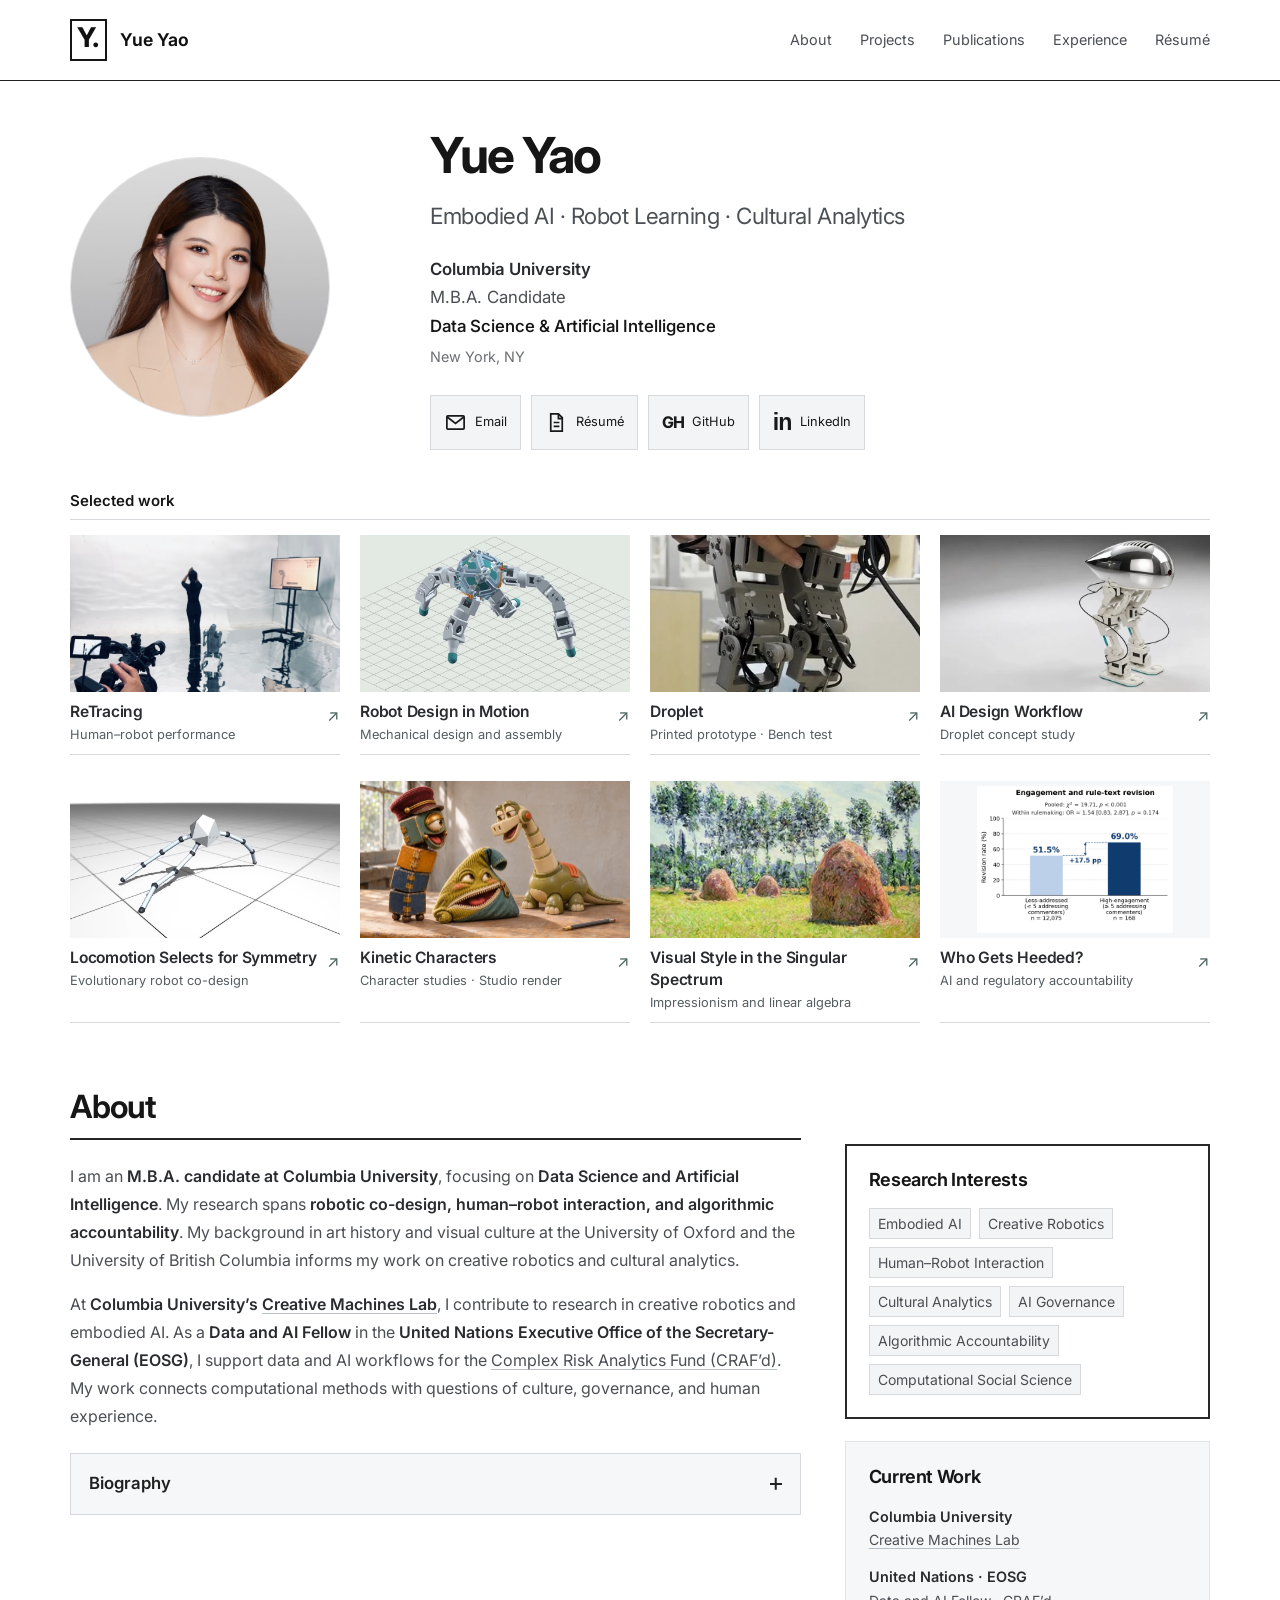
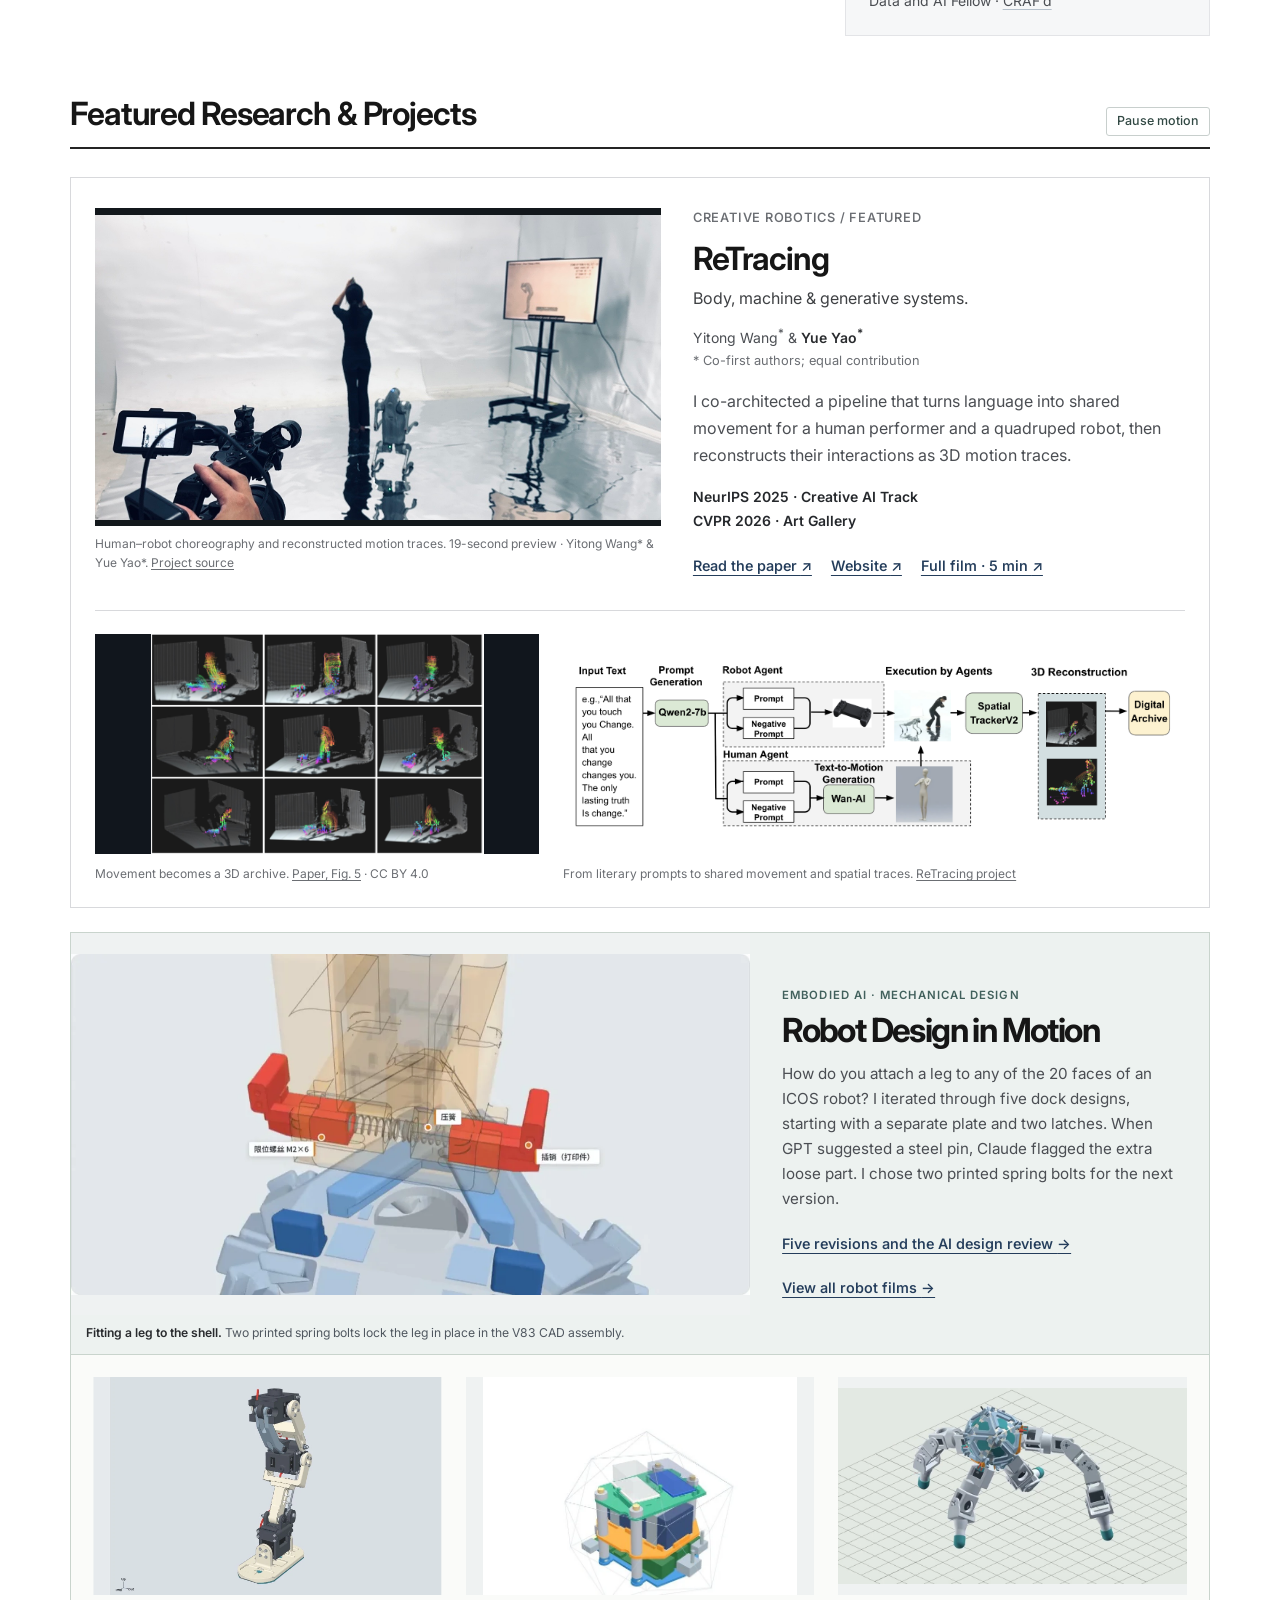
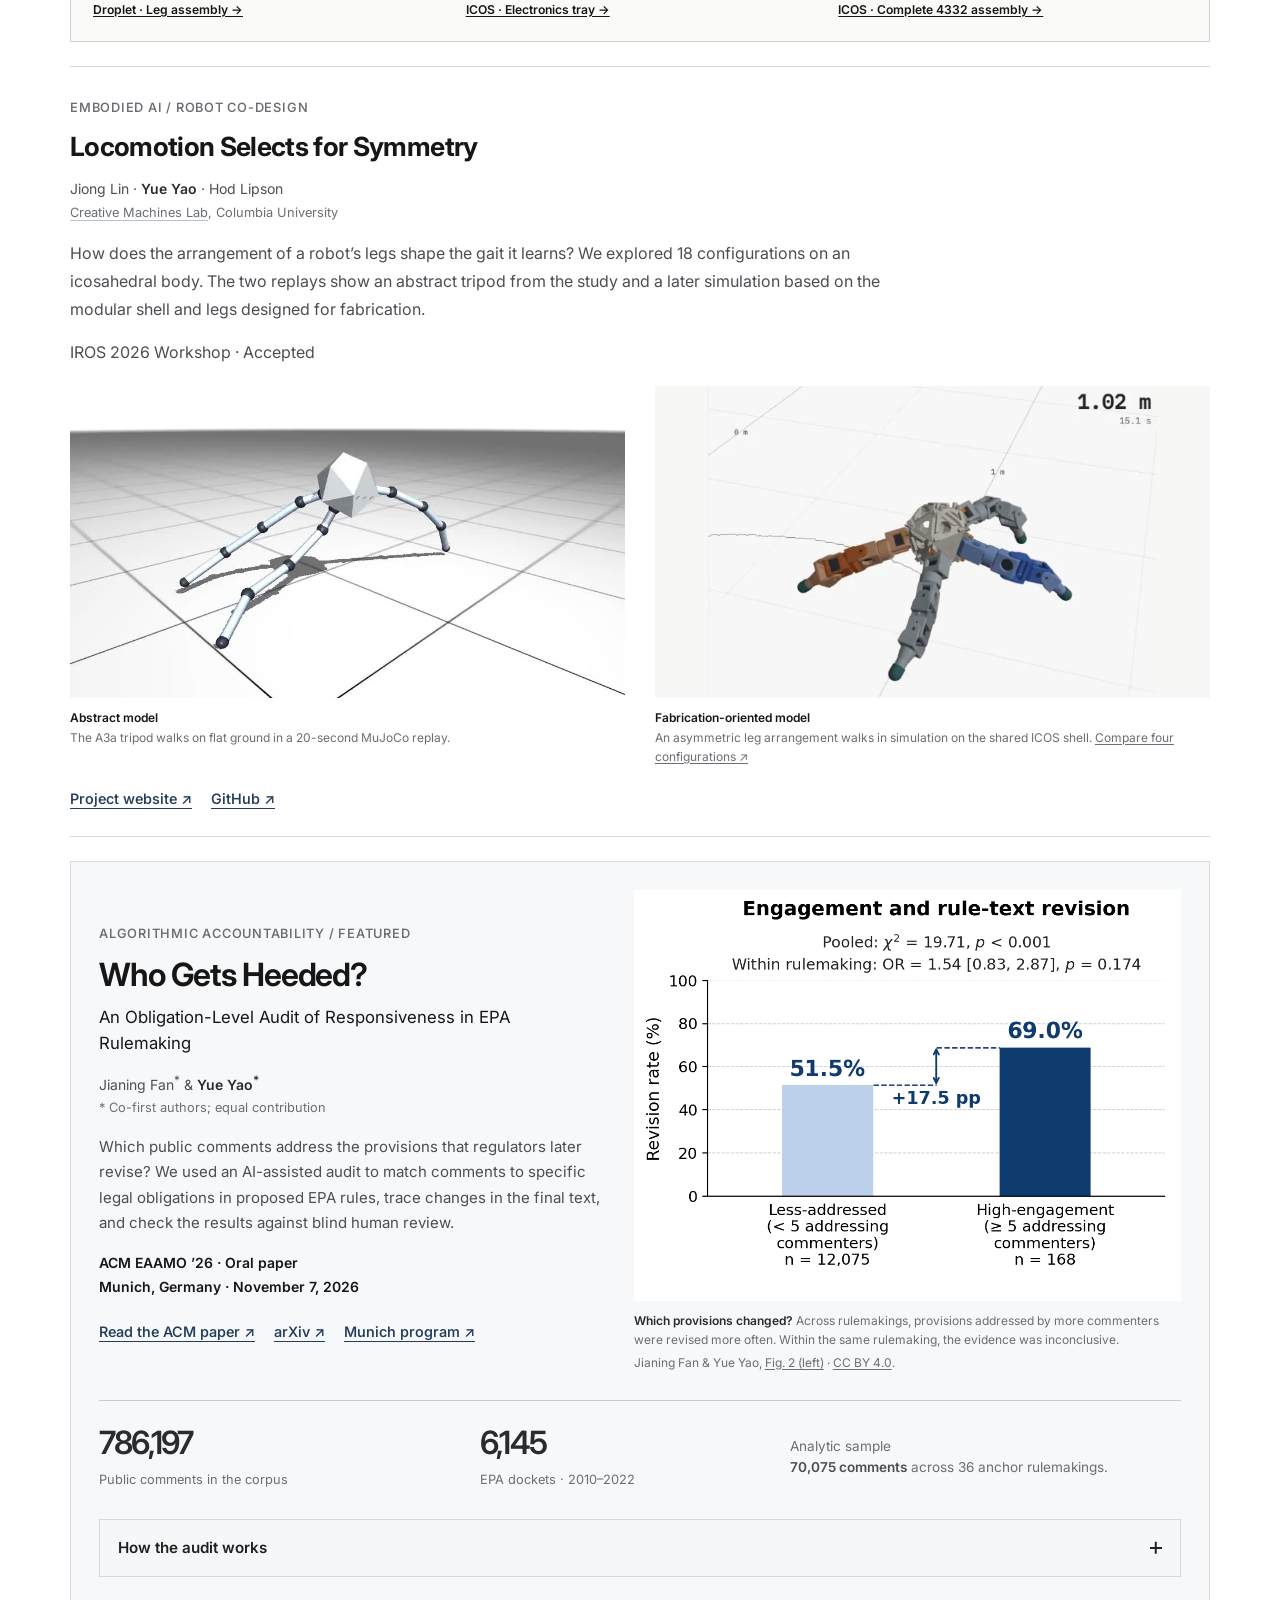
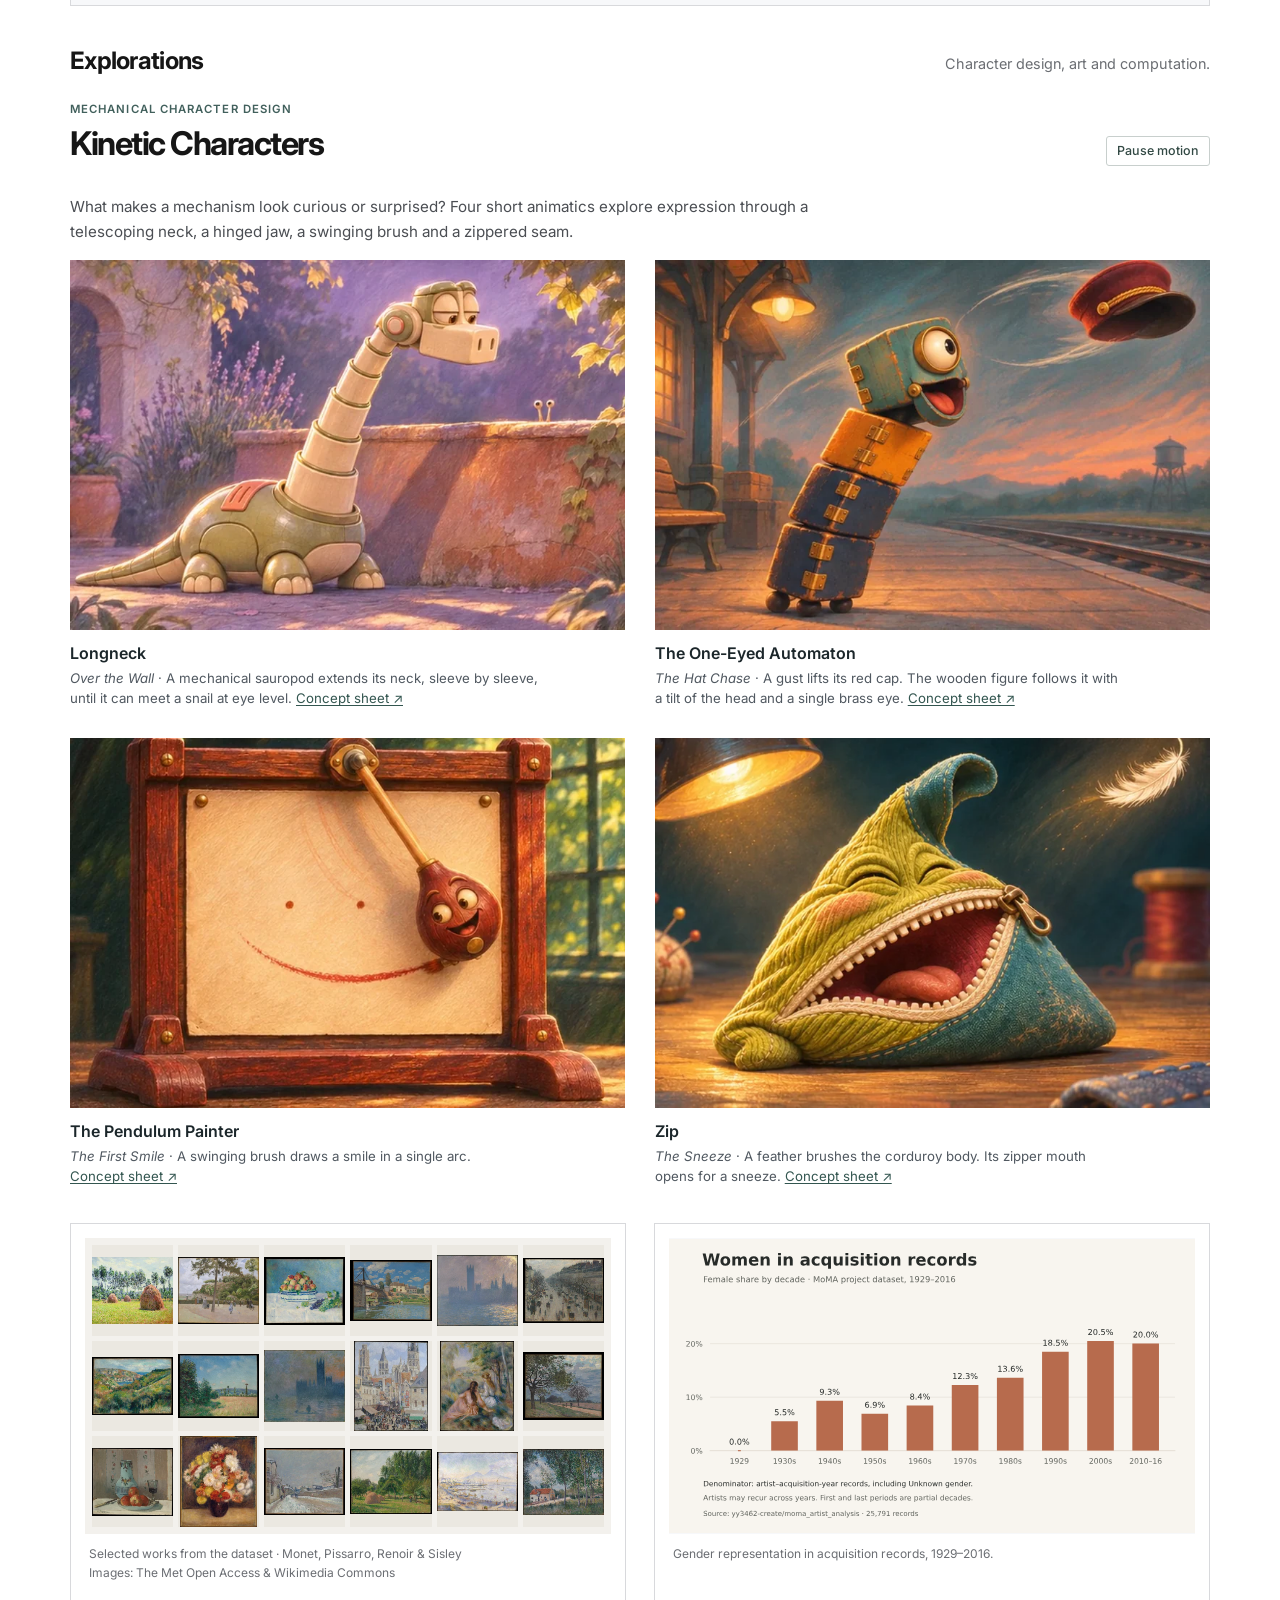
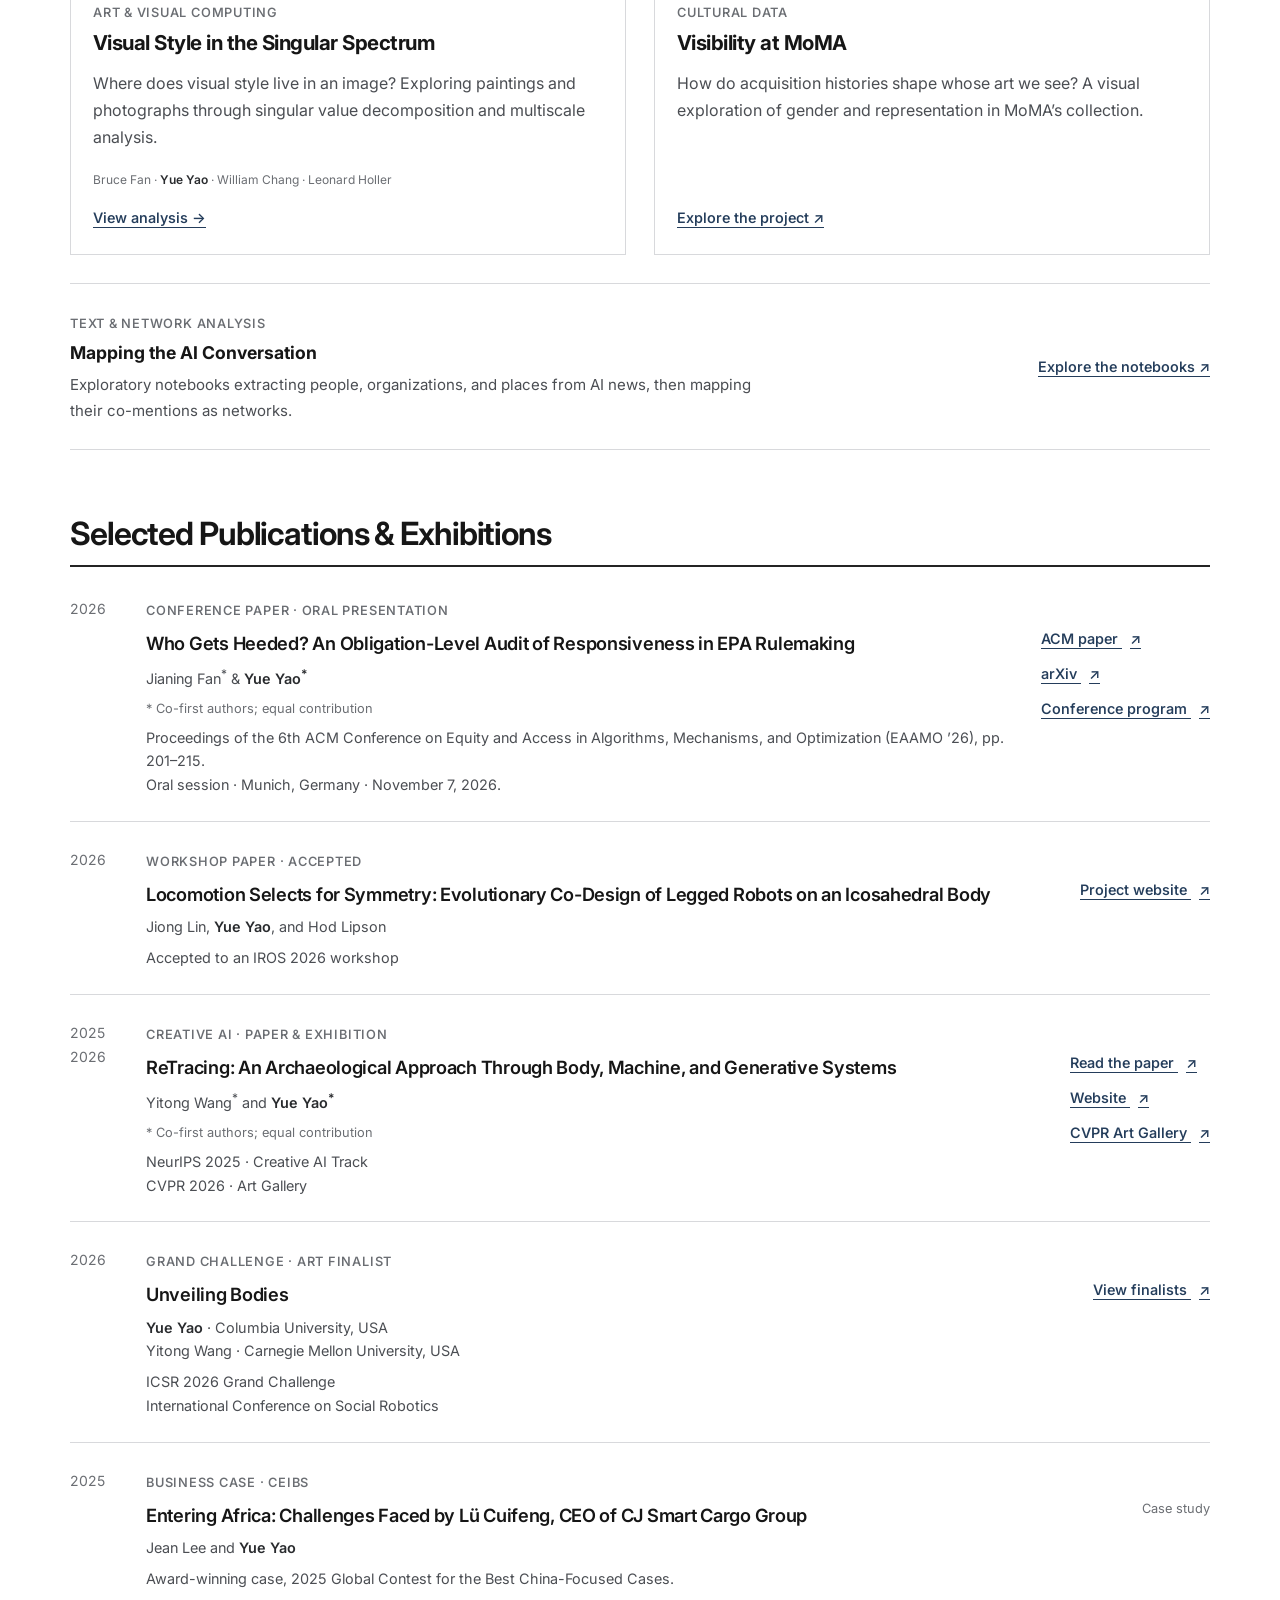
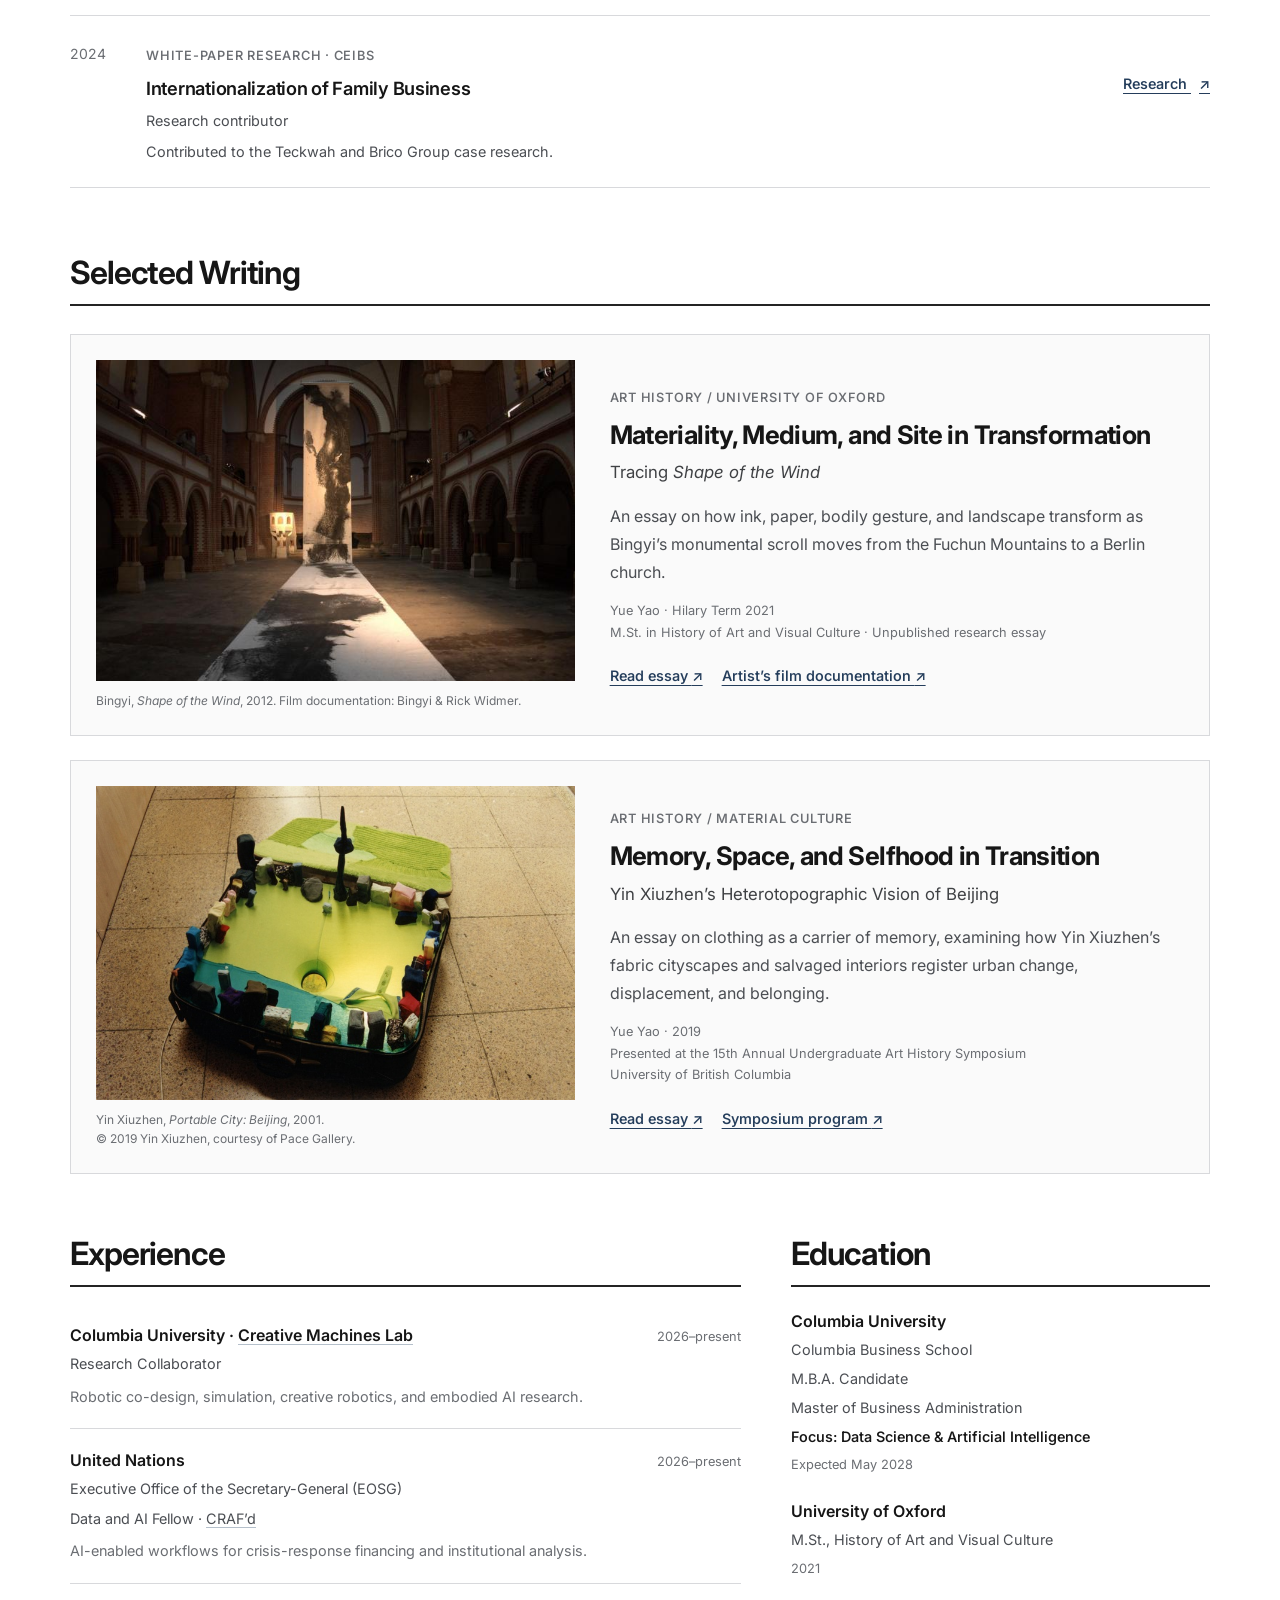
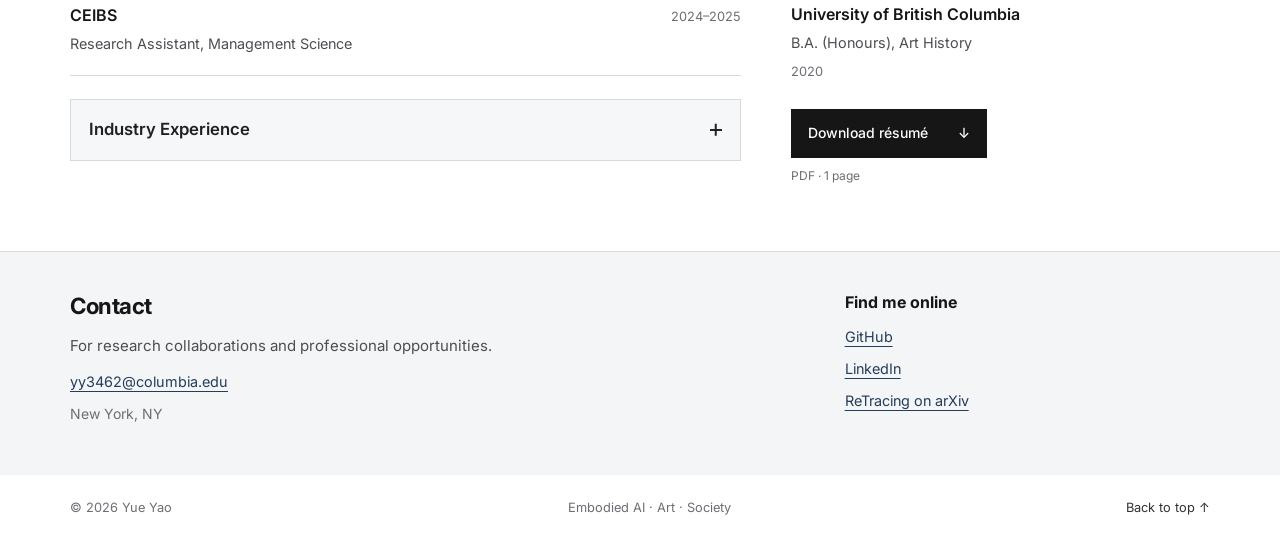
<file: index.html>
<!doctype html>
<html lang="en">
<head>
<meta charset="utf-8"><meta name="viewport" content="width=device-width, initial-scale=1"><meta name="theme-color" content="#161616">
<meta name="google-site-verification" content="4BTM-CtkQrlZN7l9pmKaqWbLC7FVrcG3P5z1i0wtG7M">
<meta name="description" content="Personal website of Yue Yao, M.B.A. candidate at Columbia University. Research in embodied AI, robot learning, and cultural analytics."><meta name="author" content="Yue Yao">
<title>Yue Yao | Columbia University</title>
<link rel="icon" type="image/svg+xml" href="data:image/svg+xml,%3Csvg xmlns='http://www.w3.org/2000/svg' viewBox='0 0 32 32'%3E%3Crect width='32' height='32' rx='7' fill='%23161616'/%3E%3Cpath d='M8 8L16 17L24 8M16 17V25' stroke='white' stroke-width='3' fill='none'/%3E%3C/svg%3E">
<link rel="canonical" href="https://yy3462-create.github.io/">
<meta property="og:type" content="profile">
<meta property="og:site_name" content="Yue Yao">
<meta property="og:title" content="Yue Yao | Columbia University">
<meta property="og:description" content="Personal website of Yue Yao, M.B.A. candidate at Columbia University. Research in embodied AI, robot learning, and cultural analytics.">
<meta property="og:url" content="https://yy3462-create.github.io/">
<meta property="og:image" content="https://yy3462-create.github.io/assets/yue-yao-portrait.jpg">
<meta property="og:image:alt" content="Portrait of Yue Yao">
<meta property="og:image:width" content="1000">
<meta property="og:image:height" content="1000">
<meta property="profile:first_name" content="Yue">
<meta property="profile:last_name" content="Yao">
<meta name="twitter:card" content="summary">
<script type="application/ld+json">
{
  "@context": "https://schema.org",
  "@type": "ProfilePage",
  "@id": "https://yy3462-create.github.io/#profile",
  "url": "https://yy3462-create.github.io/",
  "name": "Yue Yao | Columbia University",
  "inLanguage": "en",
  "mainEntity": {
    "@type": "Person",
    "@id": "https://yy3462-create.github.io/#yue-yao",
    "name": "Yue Yao",
    "url": "https://yy3462-create.github.io/",
    "description": "Yue Yao is an M.B.A. candidate at Columbia University researching embodied AI, robot learning, algorithmic accountability, and cultural analytics.",
    "image": "https://yy3462-create.github.io/assets/yue-yao-portrait.jpg",
    "affiliation": {
      "@type": "CollegeOrUniversity",
      "name": "Columbia University"
    },
    "alumniOf": [
      {
        "@type": "CollegeOrUniversity",
        "name": "University of Oxford"
      },
      {
        "@type": "CollegeOrUniversity",
        "name": "University of British Columbia"
      }
    ],
    "sameAs": [
      "https://github.com/yy3462-create",
      "https://www.linkedin.com/in/yueyaoyy/"
    ]
  }
}
</script>
<link rel="stylesheet" href="./styles.css?v=20260914-candidate">
<link rel="stylesheet" href="./epa-update.css?v=20261113">
<link rel="stylesheet" href="./studio.css?v=20261114-stills">
<link rel="stylesheet" href="./featured-robotics.css?v=20261114">
<script src="./motion.js?v=20261114-inline" defer></script>
</head>
<body>
<a class="skip-link" href="#main">Skip to content</a>
<header class="site-header"><div class="wrap header-inner"><a class="brand" href="#home" aria-label="Yue Yao, home"><span class="brand-mark" aria-hidden="true">Y.</span><span>Yue Yao</span></a><nav aria-label="Main navigation"><a href="#about">About</a><a href="#work">Projects</a><a href="#research">Publications</a><a href="#experience">Experience</a><a href="./assets/yue-yao-resume.pdf?v=20261113" target="_blank" rel="noopener">Résumé</a></nav></div></header>
<main id="main">
<section id="home" class="profile-header wrap" aria-labelledby="profile-name">
<div class="profile-portrait"><img src="./assets/yue-yao-portrait.jpg" width="1000" height="1000" alt="Portrait of Yue Yao" fetchpriority="high"></div>
<div class="profile-intro"><h1 id="profile-name">Yue Yao</h1><p class="profile-subtitle">Embodied AI · Robot Learning · Cultural Analytics</p><div class="affiliations"><p><strong>Columbia University</strong></p><p>M.B.A. Candidate</p><p class="academic-focus">Data Science &amp; Artificial Intelligence</p><p class="location">New York, NY</p></div>
<div class="social-links" aria-label="Professional links">
<a href="mailto:yy3462@columbia.edu" aria-label="Email Yue Yao" title="Email"><svg viewBox="0 0 24 24" fill="none" stroke="currentColor" stroke-width="1.8" aria-hidden="true"><rect x="3" y="5" width="18" height="14" rx="1"/><path d="m3 6 9 7 9-7"/></svg><span>Email</span></a>
<a href="./assets/yue-yao-resume.pdf?v=20261113" target="_blank" rel="noopener" aria-label="Open résumé PDF" title="Résumé"><svg viewBox="0 0 24 24" fill="none" stroke="currentColor" stroke-width="1.8" aria-hidden="true"><path d="M6 3h8l4 4v14H6zM14 3v5h4M9 12h6M9 16h6"/></svg><span>Résumé</span></a>
<a href="https://github.com/yy3462-create" target="_blank" rel="noopener noreferrer" aria-label="Yue Yao on GitHub" title="GitHub"><span class="social-glyph" aria-hidden="true">GH</span><span>GitHub</span></a>
<a href="https://www.linkedin.com/in/yueyaoyy/" target="_blank" rel="noopener noreferrer" aria-label="Yue Yao on LinkedIn" title="LinkedIn"><span class="social-glyph linkedin" aria-hidden="true">in</span><span>LinkedIn</span></a>
</div></div></section>
<section id="project-gallery" class="wrap selected-work" aria-labelledby="gallery-title">
  <div class="gallery-bar">
    <h2 class="gallery-title" id="gallery-title">Selected work</h2>
  </div>
  <nav id="work-stills" class="project-gallery" aria-label="Selected projects">
    <a href="#retracing">
      <img src="./assets/retracing.jpg" width="1555" height="839" alt="Performer and robot on the mirrored stage during the filming of ReTracing" decoding="async">
      <span class="gallery-caption"><strong>ReTracing</strong><span>Human–robot performance</span></span>
    </a>
    <a href="#robot-design">
      <img src="./assets/studio/icos-4332-cad.webp" width="960" height="540" alt="Articulated legs and exposed electronics on the modular ICOS robot in CAD" decoding="async">
      <span class="gallery-caption"><strong>Robot Design in Motion</strong><span>Mechanical design and assembly</span></span>
    </a>
    <a href="./robotics.html#droplet">
      <img src="./assets/studio/homepage-droplet-bench.webp" width="400" height="225" alt="Close view of the servos and printed legs of the supported Droplet prototype" decoding="async">
      <span class="gallery-caption"><strong>Droplet</strong><span>Printed prototype · Bench test</span></span>
    </a>
    <a href="./robotics.html#ai-cad-workflow">
      <img src="./assets/studio/homepage-droplet-concept.webp" width="800" height="450" alt="Silver domed robot concept on two articulated legs" decoding="async">
      <span class="gallery-caption"><strong>AI Design Workflow</strong><span>Droplet concept study</span></span>
    </a>
    <a href="#codesign">
      <img src="./assets/icos-locomotion-poster.jpg" width="960" height="540" alt="Three-legged abstract robot in mid-stride on a simulated floor" decoding="async">
      <span class="gallery-caption"><strong>Locomotion Selects for Symmetry</strong><span>Evolutionary robot co-design</span></span>
    </a>
    <a href="#character-studies">
      <img src="./assets/studio/kinetic-characters-workbench.webp" width="1080" height="630" alt="Rendered group portrait of the one-eyed automaton, Zip and Longneck on a wooden workbench" decoding="async">
      <span class="gallery-caption"><strong>Kinetic Characters</strong><span>Character studies · Studio render</span></span>
    </a>
    <a href="#svd">
      <img src="./assets/paintings/monet-haystacks-giverny.webp" width="320" height="262" alt="Claude Monet’s Haystacks at Giverny, a painting in the visual-style study" decoding="async">
      <span class="gallery-caption"><strong>Visual Style in the Singular Spectrum</strong><span>Impressionism and linear algebra</span></span>
    </a>
    <a href="#epa">
      <img class="work-chart" src="./assets/epa-engagement-revision.png" width="1040" height="780" alt="Study figure comparing the revision rates of EPA provisions with different levels of public engagement" decoding="async">
      <span class="gallery-caption"><strong>Who Gets Heeded?</strong><span>AI and regulatory accountability</span></span>
    </a>
  </nav>
</section>
<section id="about" class="about-layout wrap" aria-labelledby="about-heading"><div class="about-main"><h2 id="about-heading" class="ruled-heading">About</h2><p>I am an <strong>M.B.A. candidate at Columbia University</strong>, focusing on <strong>Data Science and Artificial Intelligence</strong>. My research spans <strong>robotic co-design, human–robot interaction, and algorithmic accountability</strong>. My background in art history and visual culture at the University of Oxford and the University of British Columbia informs my work on creative robotics and cultural analytics.</p><p>At <strong>Columbia University’s <a class="institution-link" href="https://www.creativemachineslab.com/" target="_blank" rel="noopener noreferrer">Creative Machines Lab</a></strong>, I contribute to research in creative robotics and embodied AI. As a <strong>Data and AI Fellow</strong> in the <strong>United Nations Executive Office of the Secretary-General (EOSG)</strong>, I support data and AI workflows for the <a class="institution-link" href="https://crafd.io/" target="_blank" rel="noopener noreferrer">Complex Risk Analytics Fund (CRAF’d)</a>. My work connects computational methods with questions of culture, governance, and human experience.</p>
<details class="biography"><summary><span>Biography</span><span class="details-indicator" aria-hidden="true"></span></summary><div class="biography-body"><p>My path began with art history: a B.A. (Honours) at the University of British Columbia, followed by an M.St. in History of Art and Visual Culture at the University of Oxford. I later worked in banking and management research before pursuing an M.B.A. at Columbia Business School.</p><p>At Shanghai Pudong Development Bank, I worked on policy frameworks and data-supported workforce planning. At CEIBS, I contributed to business cases and white-paper research on entrepreneurship and internationalization. That experience continues to inform my research on AI, institutions, and technology governance.</p></div></details></div>
<aside class="about-sidebar"><div class="interest-panel"><h3>Research Interests</h3><div class="interest-tags"><span>Embodied AI</span><span>Creative Robotics</span><span>Human–Robot Interaction</span><span>Cultural Analytics</span><span>AI Governance</span><span>Algorithmic Accountability</span><span>Computational Social Science</span></div></div><div class="current-panel"><h3>Current Work</h3><p><strong>Columbia University</strong><br><a class="institution-link" href="https://www.creativemachineslab.com/" target="_blank" rel="noopener noreferrer">Creative Machines Lab</a></p><p><strong>United Nations · EOSG</strong><br>Data and AI Fellow · <a class="institution-link" href="https://crafd.io/" target="_blank" rel="noopener noreferrer">CRAF’d</a></p></div></aside></section>
<section id="work" class="section wrap" aria-labelledby="work-heading"><div class="section-heading film-heading"><h2 id="work-heading">Featured Research &amp; Projects</h2><button type="button" class="motion-toggle" data-motion-toggle hidden>Pause motion</button></div>
<article id="retracing" class="featured-work">
<figure class="featured-figure"><video loop disablepictureinpicture disableremoteplayback muted playsinline preload="none" poster="./assets/retracing.jpg" width="1864" height="1080" aria-label="ReTracing performance preview" aria-describedby="retracing-caption"><source src="./assets/retracing-preview.mp4" type="video/mp4"><a href="./assets/retracing-preview.mp4">Watch the ReTracing preview</a></video><figcaption id="retracing-caption">Human–robot choreography and reconstructed motion traces. 19-second preview · Yitong Wang* &amp; Yue Yao*. <a href="https://ellywang66.github.io/ReTracing/" target="_blank" rel="noopener noreferrer">Project source</a></figcaption></figure>
<div class="featured-copy"><span class="project-kicker">CREATIVE ROBOTICS / FEATURED</span><h3>ReTracing</h3><p class="project-subtitle">Body, machine &amp; generative systems.</p><p class="project-authors">Yitong Wang<sup>*</sup> &amp; <strong>Yue Yao<sup>*</sup></strong><br><span>* Co-first authors; equal contribution</span></p><p>I co-architected a pipeline that turns language into shared movement for a human performer and a quadruped robot, then reconstructs their interactions as 3D motion traces.</p><p class="recognition">NeurIPS 2025 · Creative AI Track<br>CVPR 2026 · Art Gallery</p><div class="project-links"><a href="https://arxiv.org/abs/2602.11242" target="_blank" rel="noopener noreferrer">Read the paper <span aria-hidden="true">↗</span></a><a href="https://ellywang66.github.io/ReTracing/" target="_blank" rel="noopener noreferrer">Website <span aria-hidden="true">↗</span></a><a href="https://player.vimeo.com/video/1194777853" target="_blank" rel="noopener noreferrer">Full film · 5 min <span aria-hidden="true">↗</span></a></div></div>
<div class="process-gallery">
<figure><a class="figure-link" href="./assets/retracing-motion.jpg" target="_blank" rel="noopener" aria-label="Enlarge ReTracing motion reconstruction"><img src="./assets/retracing-motion.jpg" width="1500" height="991" alt="Nine views of reconstructed human and robot motion, with colored trajectories tracing their movement." loading="lazy"></a><figcaption>Movement becomes a 3D archive. <a href="https://arxiv.org/html/2602.11242v1" target="_blank" rel="noopener noreferrer">Paper, Fig. 5</a> · CC BY 4.0</figcaption></figure>
<figure><a class="figure-link" href="./assets/retracing-framework.png" target="_blank" rel="noopener" aria-label="Enlarge ReTracing language-to-motion pipeline"><img class="process-diagram" src="./assets/retracing-framework.png" width="1582" height="454" alt="Literary prompts enter a language model, guide human and robot actions, and become motion archives through spatial tracking." loading="lazy"></a><figcaption>From literary prompts to shared movement and spatial traces. <a href="https://ellywang66.github.io/ReTracing/" target="_blank" rel="noopener noreferrer">ReTracing project</a></figcaption></figure>
</div>
</article>
<article id="robot-design" class="studio-feature" aria-labelledby="robot-design-title">
  <figure>
    <video loop disablepictureinpicture disableremoteplayback muted playsinline preload="none" poster="./assets/studio/icos-spring-bolt-dock.webp" width="1280" height="642" aria-label="Two spring bolts engaging as an ICOS leg docks in the shell" aria-describedby="build-preview-caption"><source src="./assets/studio/icos-spring-bolt-dock.mp4" type="video/mp4"><a href="./assets/studio/icos-spring-bolt-dock.mp4">Watch the ICOS leg dock</a></video>
    <figcaption id="build-preview-caption"><strong>Fitting a leg to the shell.</strong> Two printed spring bolts lock the leg in place in the V83 CAD assembly.</figcaption>
  </figure>
  <div>
    <p class="studio-kicker">Embodied AI · Mechanical design</p>
    <h3 id="robot-design-title">Robot Design in Motion</h3>
    <p>How do you attach a leg to any of the 20 faces of an ICOS robot? I iterated through five dock designs, starting with a separate plate and two latches. When GPT suggested a steel pin, Claude flagged the extra loose part. I chose two printed spring bolts for the next version.</p>
    <div class="project-links"><a href="./robotics.html#design-revisions">Five revisions and the AI design review <span aria-hidden="true">→</span></a><a href="./robotics.html">View all robot films <span aria-hidden="true">→</span></a></div>
  </div>
  <div class="assembly-films" aria-label="Assembly films">
    <figure>
      <video loop disablepictureinpicture disableremoteplayback muted playsinline preload="none" poster="./assets/studio/workflow-leg.webp" width="1026" height="880" aria-label="Exploded CAD assembly sequence for a Droplet leg"><source src="./assets/studio/workflow-leg.mp4" type="video/mp4"><a href="./assets/studio/workflow-leg.mp4">Watch the leg assembly</a></video>
      <figcaption><a href="./robotics.html#droplet-leg-assembly">Droplet · Leg assembly →</a></figcaption>
    </figure>
    <figure>
      <video loop disablepictureinpicture disableremoteplayback muted playsinline preload="none" poster="./assets/studio/workflow-tray.webp" width="1026" height="776" aria-label="Assembly sequence of the ICOS electronics tray"><source src="./assets/studio/workflow-tray.mp4" type="video/mp4"><a href="./assets/studio/workflow-tray.mp4">Watch the electronics tray assembly</a></video>
      <figcaption><a href="./robotics.html#tray-caption">ICOS · Electronics tray →</a></figcaption>
    </figure>
    <figure>
      <video loop disablepictureinpicture disableremoteplayback muted playsinline preload="none" poster="./assets/studio/icos-4332-cad.webp" width="960" height="540" aria-label="Rotation of the complete 4332 ICOS CAD assembly"><source src="./assets/studio/icos-4332-cad.mp4" type="video/mp4"><a href="./assets/studio/icos-4332-cad.mp4">Watch the complete assembly</a></video>
      <figcaption><a href="./robotics.html#icos-builds">ICOS · Complete 4332 assembly →</a></figcaption>
    </figure>
  </div>
</article>
<article id="codesign" class="simulation-project" aria-labelledby="codesign-title">
  <div class="codesign-text">
    <span class="project-kicker">EMBODIED AI / ROBOT CO-DESIGN</span>
    <h3 id="codesign-title">Locomotion Selects for Symmetry</h3>
    <p class="project-authors">Jiong Lin · <strong>Yue Yao</strong> · Hod Lipson<br><span><a class="institution-link" href="https://www.creativemachineslab.com/" target="_blank" rel="noopener noreferrer">Creative Machines Lab</a>, Columbia University</span></p>
    <p>How does the arrangement of a robot’s legs shape the gait it learns? We explored 18 configurations on an icosahedral body. The two replays show an abstract tripod from the study and a later simulation based on the modular shell and legs designed for fabrication.</p>
    <p class="recognition">IROS 2026 Workshop · Accepted</p>
  </div>
  <div class="gait-comparison">
    <figure>
      <video loop disablepictureinpicture disableremoteplayback muted playsinline preload="none" poster="./assets/icos-locomotion-poster.jpg" width="960" height="540" aria-label="A3a tripod simulation replay" aria-describedby="simulation-caption"><source src="./assets/icos-locomotion.mp4" type="video/mp4"><a href="./assets/icos-locomotion.mp4">Watch the abstract tripod gait</a></video>
      <figcaption id="simulation-caption"><strong>Abstract model</strong> The A3a tripod walks on flat ground in a 20-second MuJoCo replay.</figcaption>
    </figure>
    <figure>
      <video loop disablepictureinpicture disableremoteplayback muted playsinline preload="none" poster="./assets/studio/icos-shared-shell-simulation.webp" width="800" height="450" aria-label="Asymmetric ICOS leg configuration walking in simulation" aria-describedby="shell-gait-caption"><source src="./assets/studio/icos-shared-shell-simulation.mp4" type="video/mp4"><a href="./assets/studio/icos-shared-shell-simulation.mp4">Watch the shared-shell gait</a></video>
      <figcaption id="shell-gait-caption"><strong>Fabrication-oriented model</strong> An asymmetric leg arrangement walks in simulation on the shared ICOS shell. <a href="https://yy3462-create.github.io/icos-weekly-update/four-robots/#robot3" target="_blank" rel="noopener noreferrer">Compare four configurations ↗</a></figcaption>
    </figure>
  </div>
  <div class="project-links"><a href="https://jl6017.github.io/icos-codesign/" target="_blank" rel="noopener noreferrer">Project website <span aria-hidden="true">↗</span></a><a href="https://github.com/jl6017/icos-codesign" target="_blank" rel="noopener noreferrer">GitHub <span aria-hidden="true">↗</span></a></div>
</article>
<article id="epa" class="featured-study">
<div class="study-copy"><span class="project-kicker">ALGORITHMIC ACCOUNTABILITY / FEATURED</span><h3>Who Gets Heeded?</h3><p class="project-subtitle">An Obligation-Level Audit of Responsiveness in EPA Rulemaking</p><p class="project-authors">Jianing Fan<sup>*</sup> &amp; <strong>Yue Yao<sup>*</sup></strong><br><span>* Co-first authors; equal contribution</span></p><p>Which public comments address the provisions that regulators later revise? We used an AI-assisted audit to match comments to specific legal obligations in proposed EPA rules, trace changes in the final text, and check the results against blind human review.</p><p class="recognition">ACM EAAMO ’26 · Oral paper<br>Munich, Germany · November 7, 2026</p><div class="project-links"><a href="https://dl.acm.org/doi/10.1145/3846167.3848608" target="_blank" rel="noopener noreferrer">Read the ACM paper <span aria-hidden="true">↗</span></a><a href="https://arxiv.org/abs/2608.10329" target="_blank" rel="noopener noreferrer">arXiv <span aria-hidden="true">↗</span></a><a href="https://conference2026.eaamo.org/program/paper_session/#who-gets-heeded-an-obligation-level-audit-of-responsiveness-in-epa-rulemaking" target="_blank" rel="noopener noreferrer">Munich program <span aria-hidden="true">↗</span></a></div></div>
<figure class="study-figure epa-result"><a class="figure-link" href="./assets/epa-engagement-revision.png" target="_blank" rel="noopener" aria-label="Enlarge the chart of public engagement and rule revision"><img src="./assets/epa-engagement-revision.png" width="1040" height="780" loading="lazy" alt="Across rulemakings, 69.0% of obligations addressed by five or more commenters were revised, versus 51.5% of those addressed by fewer. The within-rulemaking association was not statistically significant."></a><figcaption><strong>Which provisions changed?</strong> Across rulemakings, provisions addressed by more commenters were revised more often. Within the same rulemaking, the evidence was inconclusive. <span class="epa-credit">Jianing Fan &amp; Yue Yao, <a href="https://arxiv.org/html/2608.10329v2#S6.F2" target="_blank" rel="noopener noreferrer">Fig. 2 (left)</a> · <a href="https://creativecommons.org/licenses/by/4.0/" target="_blank" rel="noopener noreferrer">CC BY 4.0</a>.</span></figcaption></figure>
<aside class="study-stats" aria-label="EPA study corpus and analytic sample"><p><strong>786,197</strong><span>Public comments in the corpus</span></p><p><strong>6,145</strong><span>EPA dockets · 2010–2022</span></p><p class="study-methods">Analytic sample<br><b>70,075 comments</b> across 36 anchor rulemakings.</p></aside>
<details class="biography epa-methods"><summary><span>How the audit works</span><span class="details-indicator" aria-hidden="true"></span></summary><figure class="study-figure"><a class="figure-link" href="./assets/epa-workflow-v2.png" target="_blank" rel="noopener" aria-label="Enlarge the EPA audit workflow diagram"><img src="./assets/epa-workflow-v2.png" width="2200" height="1060" alt="Audit workflow: select rulemakings, extract proposed and final obligations, match comments to the obligations they address, and classify revisions. Blind human review checks extraction, matching, and outcomes." loading="lazy"></a><figcaption>From the comment archive to individual legal obligations. Select the diagram to enlarge it. <span class="epa-credit">Jianing Fan &amp; Yue Yao, <a href="https://arxiv.org/html/2608.10329v2#S1.F1" target="_blank" rel="noopener noreferrer">Fig. 1</a> · <a href="https://creativecommons.org/licenses/by/4.0/" target="_blank" rel="noopener noreferrer">CC BY 4.0</a>.</span></figcaption></figure></details>
</article>
<div class="explorations-heading"><h3>Explorations</h3><p>Character design, art and computation.</p></div>
<article id="character-studies" class="studio-project kinetic-project" aria-labelledby="character-studies-title">
  <p class="studio-kicker">Mechanical character design</p>
  <div class="character-heading"><h3 id="character-studies-title" class="studio-title">Kinetic Characters</h3><button type="button" class="motion-toggle" data-motion-toggle hidden>Pause motion</button></div>
  <p>What makes a mechanism look curious or surprised? Four short animatics explore expression through a telescoping neck, a hinged jaw, a swinging brush and a zippered seam.</p>
  <div class="character-films">
    <figure>
      <video muted playsinline loop disablepictureinpicture disableremoteplayback preload="none" width="768" height="512" poster="./assets/studio/character-longneck.webp" aria-label="Longneck in Over the Wall" aria-describedby="caption-longneck"><source src="./assets/studio/character-longneck.mp4" type="video/mp4"><a href="./assets/studio/character-longneck.mp4">Watch Over the Wall</a></video>
      <figcaption id="caption-longneck"><strong>Longneck</strong><em>Over the Wall</em> · A mechanical sauropod extends its neck, sleeve by sleeve, until it can meet a snail at eye level. <a href="./assets/studio/character-longneck-sheet.webp" target="_blank" rel="noopener" aria-label="Open the concept sheet for Longneck">Concept sheet ↗</a></figcaption>
    </figure>
    <figure>
      <video muted playsinline loop disablepictureinpicture disableremoteplayback preload="none" width="768" height="512" poster="./assets/studio/character-hat-chase.webp" aria-label="The One-Eyed Automaton in The Hat Chase" aria-describedby="caption-hat-chase"><source src="./assets/studio/character-hat-chase.mp4" type="video/mp4"><a href="./assets/studio/character-hat-chase.mp4">Watch The Hat Chase</a></video>
      <figcaption id="caption-hat-chase"><strong>The One-Eyed Automaton</strong><em>The Hat Chase</em> · A gust lifts its red cap. The wooden figure follows it with a tilt of the head and a single brass eye. <a href="./assets/studio/character-wooden-block.webp" target="_blank" rel="noopener" aria-label="Open the concept sheet for The One-Eyed Automaton">Concept sheet ↗</a></figcaption>
    </figure>
    <figure>
      <video muted playsinline loop disablepictureinpicture disableremoteplayback preload="none" width="768" height="512" poster="./assets/studio/character-first-smile.webp" aria-label="The Pendulum Painter in The First Smile" aria-describedby="caption-first-smile"><source src="./assets/studio/character-first-smile.mp4" type="video/mp4"><a href="./assets/studio/character-first-smile.mp4">Watch The First Smile</a></video>
      <figcaption id="caption-first-smile"><strong>The Pendulum Painter</strong><em>The First Smile</em> · A swinging brush draws a smile in a single arc. <a href="./assets/studio/character-pendulum-painter.webp" target="_blank" rel="noopener" aria-label="Open the concept sheet for The Pendulum Painter">Concept sheet ↗</a></figcaption>
    </figure>
    <figure>
      <video muted playsinline loop disablepictureinpicture disableremoteplayback preload="none" width="768" height="512" poster="./assets/studio/character-zip.webp" aria-label="Zip in The Sneeze" aria-describedby="caption-zip"><source src="./assets/studio/character-zip.mp4" type="video/mp4"><a href="./assets/studio/character-zip.mp4">Watch The Sneeze</a></video>
      <figcaption id="caption-zip"><strong>Zip</strong><em>The Sneeze</em> · A feather brushes the corduroy body. Its zipper mouth opens for a sneeze. <a href="./assets/studio/character-zipper-pouch.webp" target="_blank" rel="noopener" aria-label="Open the concept sheet for Zip">Concept sheet ↗</a></figcaption>
    </figure>
  </div>
</article>
<div class="exploration-grid">
<article id="svd" class="exploration-card">
<figure class="painting-study"><div class="painting-grid" aria-label="Selected Impressionist paintings from the project dataset">
<a href="https://commons.wikimedia.org/wiki/File:Claude_Monet,_1884_-_Haystacks_at_Giverny.jpg" target="_blank" rel="noopener noreferrer" title="Claude Monet — Haystacks at Giverny"><img src="./assets/paintings/monet-haystacks-giverny.webp" width="320" height="262" alt="Claude Monet — Haystacks at Giverny" loading="lazy" decoding="async"></a>
<a href="https://www.metmuseum.org/art/collection/search/437301" target="_blank" rel="noopener noreferrer" title="Camille Pissarro — The Public Garden at Pontoise"><img src="./assets/paintings/pissarro-437301.webp" width="320" height="267" alt="Camille Pissarro — The Public Garden at Pontoise" loading="lazy" decoding="async"></a>
<a href="https://www.metmuseum.org/art/collection/search/437428" target="_blank" rel="noopener noreferrer" title="Auguste Renoir — Still Life with Peaches and Grapes"><img src="./assets/paintings/renoir-437428.webp" width="320" height="268" alt="Auguste Renoir — Still Life with Peaches and Grapes" loading="lazy" decoding="async"></a>
<a href="https://www.metmuseum.org/art/collection/search/437680" target="_blank" rel="noopener noreferrer" title="Alfred Sisley — The Bridge at Villeneuve-la-Garenne"><img src="./assets/paintings/sisley-437680.webp" width="320" height="240" alt="Alfred Sisley — The Bridge at Villeneuve-la-Garenne" loading="lazy" decoding="async"></a>
<a href="https://commons.wikimedia.org/wiki/File:Claude_Monet_-_Houses_of_Parliament,_Sunlight_Effect_(Le_Parlement,_effet_de_soleil)_-_Google_Art_Project.jpg" target="_blank" rel="noopener noreferrer" title="Claude Monet — Houses of Parliament, Sunlight Effect (Le Parlement, effet de soleil)"><img src="./assets/paintings/monet-parliament-sunlight.webp" width="320" height="282" alt="Claude Monet — Houses of Parliament, Sunlight Effect (Le Parlement, effet de soleil)" loading="lazy" decoding="async"></a>
<a href="https://www.metmuseum.org/art/collection/search/437310" target="_blank" rel="noopener noreferrer" title="Camille Pissarro — The Boulevard Montmartre on a Winter Morning"><img src="./assets/paintings/pissarro-437310.webp" width="320" height="258" alt="Camille Pissarro — The Boulevard Montmartre on a Winter Morning" loading="lazy" decoding="async"></a>
<a href="https://www.metmuseum.org/art/collection/search/437431" target="_blank" rel="noopener noreferrer" title="Auguste Renoir — Hills around the Bay of Moulin Huet, Guernsey"><img src="./assets/paintings/renoir-437431.webp" width="320" height="230" alt="Auguste Renoir — Hills around the Bay of Moulin Huet, Guernsey" loading="lazy" decoding="async"></a>
<a href="https://www.metmuseum.org/art/collection/search/437683" target="_blank" rel="noopener noreferrer" title="Alfred Sisley — Sahurs Meadows in Morning Sun"><img src="./assets/paintings/sisley-437683.webp" width="320" height="255" alt="Alfred Sisley — Sahurs Meadows in Morning Sun" loading="lazy" decoding="async"></a>
<a href="https://commons.wikimedia.org/wiki/File:The_Houses_of_Parliament_(Effect_of_Fog).JPG" target="_blank" rel="noopener noreferrer" title="Claude Monet — The Houses of Parliament (Effect of Fog)"><img src="./assets/paintings/monet-parliament-fog.webp" width="320" height="283" alt="Claude Monet — The Houses of Parliament (Effect of Fog)" loading="lazy" decoding="async"></a>
<a href="https://www.metmuseum.org/art/collection/search/437311" target="_blank" rel="noopener noreferrer" title="Camille Pissarro — Rue de l&#x27;Epicerie, Rouen (Effect of Sunlight)"><img src="./assets/paintings/pissarro-437311.webp" width="259" height="320" alt="Camille Pissarro — Rue de l&#x27;Epicerie, Rouen (Effect of Sunlight)" loading="lazy" decoding="async"></a>
<a href="https://www.metmuseum.org/art/collection/search/437434" target="_blank" rel="noopener noreferrer" title="Auguste Renoir — In the Meadow"><img src="./assets/paintings/renoir-437434.webp" width="261" height="320" alt="Auguste Renoir — In the Meadow" loading="lazy" decoding="async"></a>
<a href="https://www.metmuseum.org/art/collection/search/437685" target="_blank" rel="noopener noreferrer" title="Alfred Sisley — The Road from Versailles to Louveciennes"><img src="./assets/paintings/sisley-437685.webp" width="320" height="266" alt="Alfred Sisley — The Road from Versailles to Louveciennes" loading="lazy" decoding="async"></a>
<a href="https://www.metmuseum.org/art/collection/search/437317" target="_blank" rel="noopener noreferrer" title="Camille Pissarro — Still Life with Apples and Pitcher"><img src="./assets/paintings/pissarro-437317.webp" width="320" height="268" alt="Camille Pissarro — Still Life with Apples and Pitcher" loading="lazy" decoding="async"></a>
<a href="https://www.metmuseum.org/art/collection/search/438012" target="_blank" rel="noopener noreferrer" title="Auguste Renoir — Bouquet of Chrysanthemums"><img src="./assets/paintings/renoir-438012.webp" width="271" height="320" alt="Auguste Renoir — Bouquet of Chrysanthemums" loading="lazy" decoding="async"></a>
<a href="https://www.metmuseum.org/art/collection/search/437686" target="_blank" rel="noopener noreferrer" title="Alfred Sisley — Rue Eugène Moussoir at Moret: Winter"><img src="./assets/paintings/sisley-437686.webp" width="320" height="265" alt="Alfred Sisley — Rue Eugène Moussoir at Moret: Winter" loading="lazy" decoding="async"></a>
<a href="https://www.metmuseum.org/art/collection/search/438738" target="_blank" rel="noopener noreferrer" title="Camille Pissarro — Haystacks, Morning, Eragny"><img src="./assets/paintings/pissarro-438738.webp" width="320" height="256" alt="Camille Pissarro — Haystacks, Morning, Eragny" loading="lazy" decoding="async"></a>
<a href="https://www.metmuseum.org/art/collection/search/437427" target="_blank" rel="noopener noreferrer" title="Auguste Renoir — The Bay of Naples"><img src="./assets/paintings/renoir-437427.webp" width="320" height="233" alt="Auguste Renoir — The Bay of Naples" loading="lazy" decoding="async"></a>
<a href="https://www.metmuseum.org/art/collection/search/437684" target="_blank" rel="noopener noreferrer" title="Alfred Sisley — The Road from Moret to Saint-Mammès"><img src="./assets/paintings/sisley-437684.webp" width="320" height="261" alt="Alfred Sisley — The Road from Moret to Saint-Mammès" loading="lazy" decoding="async"></a>
</div><figcaption>Selected works from the dataset · Monet, Pissarro, Renoir &amp; Sisley<br>Images: The Met Open Access &amp; Wikimedia Commons</figcaption></figure>
<div class="exploration-copy"><span class="project-kicker">ART &amp; VISUAL COMPUTING</span><h3>Visual Style in the Singular Spectrum</h3><p>Where does visual style live in an image? Exploring paintings and photographs through singular value decomposition and multiscale analysis.</p><p class="team-credit">Bruce Fan · <strong>Yue Yao</strong> · William Chang · Leonard Holler</p><a class="text-link" href="./svd.html">View analysis <span aria-hidden="true">→</span></a></div>
</article>
<article id="moma" class="exploration-card">
<figure><a class="figure-link" href="./assets/moma-acquisition-records.svg" target="_blank" rel="noopener" aria-label="Enlarge the MoMA acquisition-record chart"><img class="exploration-image" src="./assets/moma-acquisition-records.svg" width="1000" height="560" alt="Female share of MoMA artist–acquisition-year records by decade, 1929–2016, including Unknown gender in the denominator." loading="lazy"></a><figcaption>Gender representation in acquisition records, 1929–2016.</figcaption></figure>
<div class="exploration-copy"><span class="project-kicker">CULTURAL DATA</span><h3>Visibility at MoMA</h3><p>How do acquisition histories shape whose art we see? A visual exploration of gender and representation in MoMA’s collection.</p><a class="text-link" href="https://github.com/yy3462-create/moma_artist_analysis" target="_blank" rel="noopener noreferrer">Explore the project <span aria-hidden="true">↗</span></a></div>
</article>
</div>


<article class="additional-project"><div><span class="project-kicker">TEXT &amp; NETWORK ANALYSIS</span><h3>Mapping the AI Conversation</h3><p>Exploratory notebooks extracting people, organizations, and places from AI news, then mapping their co-mentions as networks.</p></div><a class="text-link" href="https://github.com/yy3462-create/textual_analysis_project" target="_blank" rel="noopener noreferrer">Explore the notebooks <span aria-hidden="true">↗</span></a></article>
</section>
<section id="research" class="research-section" aria-labelledby="research-heading"><div class="wrap section"><div class="section-heading"><div><h2 id="research-heading">Selected Publications &amp; Exhibitions</h2></div></div><div class="publications">
<article class="publication"><span class="publication-year">2026</span><div class="publication-info"><span class="project-kicker">CONFERENCE PAPER · ORAL PRESENTATION</span><h3>Who Gets Heeded? An Obligation-Level Audit of Responsiveness in EPA Rulemaking</h3><p>Jianing Fan<sup>*</sup> &amp; <strong>Yue Yao<sup>*</sup></strong></p><p class="contribution-note">* Co-first authors; equal contribution</p><p>Proceedings of the 6th ACM Conference on Equity and Access in Algorithms, Mechanisms, and Optimization (EAAMO ’26), pp. 201–215.<br>Oral session · Munich, Germany · November 7, 2026.</p></div><div class="publication-links"><a class="paper-link" href="https://dl.acm.org/doi/10.1145/3846167.3848608" target="_blank" rel="noopener noreferrer">ACM paper <span aria-hidden="true">↗</span></a><a class="paper-link" href="https://arxiv.org/abs/2608.10329" target="_blank" rel="noopener noreferrer">arXiv <span aria-hidden="true">↗</span></a><a class="paper-link" href="https://conference2026.eaamo.org/program/paper_session/#who-gets-heeded-an-obligation-level-audit-of-responsiveness-in-epa-rulemaking" target="_blank" rel="noopener noreferrer">Conference program <span aria-hidden="true">↗</span></a></div></article>
<article class="publication"><span class="publication-year">2026</span><div class="publication-info"><span class="project-kicker">WORKSHOP PAPER · ACCEPTED</span><h3>Locomotion Selects for Symmetry: Evolutionary Co-Design of Legged Robots on an Icosahedral Body</h3><p>Jiong Lin, <strong>Yue Yao</strong>, and Hod Lipson</p><p>Accepted to an IROS 2026 workshop</p></div><a class="paper-link" href="https://jl6017.github.io/icos-codesign/" target="_blank" rel="noopener noreferrer">Project website <span aria-hidden="true">↗</span></a></article>
<article class="publication"><span class="publication-year">2025<br>2026</span><div class="publication-info"><span class="project-kicker">CREATIVE AI · PAPER &amp; EXHIBITION</span><h3>ReTracing: An Archaeological Approach Through Body, Machine, and Generative Systems</h3><p>Yitong Wang<sup>*</sup> and <strong>Yue Yao<sup>*</sup></strong></p><p class="contribution-note">* Co-first authors; equal contribution</p><p>NeurIPS 2025 · Creative AI Track<br>CVPR 2026 · Art Gallery</p></div><div class="publication-links"><a class="paper-link" href="https://arxiv.org/abs/2602.11242" target="_blank" rel="noopener noreferrer">Read the paper <span aria-hidden="true">↗</span></a><a class="paper-link" href="https://ellywang66.github.io/ReTracing/" target="_blank" rel="noopener noreferrer" aria-label="Visit the ReTracing project website">Website <span aria-hidden="true">↗</span></a><a class="paper-link" href="https://www.thecvf-art.com/project.php?year=2026&amp;artist=yue-yao&amp;id=1027" target="_blank" rel="noopener noreferrer">CVPR Art Gallery <span aria-hidden="true">↗</span></a></div></article>
<article class="publication"><span class="publication-year">2026</span><div class="publication-info"><span class="project-kicker">GRAND CHALLENGE · ART FINALIST</span><h3>Unveiling Bodies</h3><p><strong>Yue Yao</strong> · Columbia University, USA<br>Yitong Wang · Carnegie Mellon University, USA</p><p>ICSR 2026 Grand Challenge<br>International Conference on Social Robotics</p></div><a class="paper-link" href="https://icsr2026.uk/competition-finalists/" target="_blank" rel="noopener noreferrer">View finalists <span aria-hidden="true">↗</span></a></article>
<article class="publication"><span class="publication-year">2025</span><div class="publication-info"><span class="project-kicker">BUSINESS CASE · CEIBS</span><h3>Entering Africa: Challenges Faced by Lü Cuifeng, CEO of CJ Smart Cargo Group</h3><p>Jean Lee and <strong>Yue Yao</strong></p><p>Award-winning case, 2025 Global Contest for the Best China-Focused Cases.</p></div><span class="publication-type">Case study</span></article>
<article class="publication"><span class="publication-year">2024</span><div class="publication-info"><span class="project-kicker">WHITE-PAPER RESEARCH · CEIBS</span><h3>Internationalization of Family Business</h3><p>Research contributor</p><p>Contributed to the Teckwah and Brico Group case research.</p></div><a class="paper-link" href="https://www.ceibs.edu/research-centres/cfh" target="_blank" rel="noopener noreferrer">Research <span aria-hidden="true">↗</span></a></article>
</div></div></section>
<section id="writing" class="writing-section wrap" aria-labelledby="writing-heading"><div class="section-heading"><h2 id="writing-heading">Selected Writing</h2></div><article class="writing-feature"><figure><img src="./assets/oxford-shape-of-wind.jpg" width="668" height="447" alt="Bingyi’s monumental ink scroll displayed in a Berlin church, the artwork examined in Yue Yao’s Oxford essay." loading="lazy"><figcaption>Bingyi, <i>Shape of the Wind</i>, 2012. Film documentation: Bingyi &amp; Rick Widmer.</figcaption></figure><div><span class="project-kicker">ART HISTORY / UNIVERSITY OF OXFORD</span><h3>Materiality, Medium, and Site in Transformation</h3><p class="project-subtitle">Tracing <i>Shape of the Wind</i></p><p>An essay on how ink, paper, bodily gesture, and landscape transform as Bingyi’s monumental scroll moves from the Fuchun Mountains to a Berlin church.</p><p class="writing-meta">Yue Yao · Hilary Term 2021<br>M.St. in History of Art and Visual Culture · Unpublished research essay</p><div class="project-links"><a href="./assets/yue-yao-oxford-writing.pdf" target="_blank" rel="noopener">Read essay <span aria-hidden="true">↗</span></a><a href="https://www.inkstudio.com.cn/video/20-bingyi-shape-of-the-wind/" target="_blank" rel="noopener noreferrer">Artist’s film documentation <span aria-hidden="true">↗</span></a></div></div></article>
<article id="ubc-writing" class="writing-feature">
<figure><a class="figure-link" href="./assets/yin-xiuzhen-portable-beijing.jpg" target="_blank" rel="noopener" aria-label="Enlarge Yin Xiuzhen’s Portable City: Beijing"><img src="./assets/yin-xiuzhen-portable-beijing.jpg" width="800" height="525" alt="Yin Xiuzhen’s Portable City: Beijing: miniature buildings made from clothing arranged inside an open suitcase." loading="lazy"></a><figcaption>Yin Xiuzhen, <i>Portable City: Beijing</i>, 2001.<br>© 2019 Yin Xiuzhen, courtesy of Pace Gallery.</figcaption></figure>
<div><span class="project-kicker">ART HISTORY / MATERIAL CULTURE</span><h3>Memory, Space, and Selfhood in Transition</h3><p class="project-subtitle">Yin Xiuzhen’s Heterotopographic Vision of Beijing</p><p>An essay on clothing as a carrier of memory, examining how Yin Xiuzhen’s fabric cityscapes and salvaged interiors register urban change, displacement, and belonging.</p><p class="writing-meta">Yue Yao · 2019<br>Presented at the 15th Annual Undergraduate Art History Symposium<br>University of British Columbia</p><div class="project-links"><a href="./assets/yue-yao-ubc-symposium-2019.pdf" target="_blank" rel="noopener">Read essay <span aria-hidden="true">↗</span></a><a href="https://ahva.ubc.ca/events/event/15th-annual-undergraduate-art-history-symposium/" target="_blank" rel="noopener noreferrer">Symposium program <span aria-hidden="true">↗</span></a></div></div>
</article>
</section>
<section id="experience" class="career-section wrap" aria-labelledby="experience-heading"><div class="career-main"><h2 class="ruled-heading" id="experience-heading">Experience</h2><div class="experience-list">
<div class="experience"><div><h4>Columbia University · <a class="institution-link" href="https://www.creativemachineslab.com/" target="_blank" rel="noopener noreferrer">Creative Machines Lab</a></h4><p>Research Collaborator</p><p class="experience-description">Robotic co-design, simulation, creative robotics, and embodied AI research.</p></div><span class="experience-date">2026–present</span></div>
<div class="experience"><div><h4>United Nations</h4><p>Executive Office of the Secretary-General (EOSG)</p><p>Data and AI Fellow · <a class="institution-link" href="https://crafd.io/" target="_blank" rel="noopener noreferrer">CRAF’d</a></p><p class="experience-description">AI-enabled workflows for crisis-response financing and institutional analysis.</p></div><span class="experience-date">2026–present</span></div>
<div class="experience"><div><h4>CEIBS</h4><p>Research Assistant, Management Science</p></div><span class="experience-date">2024–2025</span></div>
</div><details class="biography"><summary><span>Industry Experience</span><span class="details-indicator" aria-hidden="true"></span></summary><div class="biography-body">
<div class="experience"><div><h4>TouchTronix Robotics</h4><p>Data Science Intern</p></div><span class="experience-date">May–<time datetime="2026-09">September 2026</time></span></div>
<div class="experience"><div><h4>Shanghai Pudong Development Bank</h4><p>Management Associate, Headquarters</p></div><span class="experience-date">2022–2024</span></div>
</div></details></div><aside class="education-panel"><h2 class="ruled-heading">Education</h2><article><h3>Columbia University</h3><p>Columbia Business School</p><p>M.B.A. Candidate</p><p>Master of Business Administration</p><p class="academic-focus">Focus: Data Science &amp; Artificial Intelligence</p><span>Expected May 2028</span></article><article><h3>University of Oxford</h3><p>M.St., History of Art and Visual Culture</p><span>2021</span></article><article><h3>University of British Columbia</h3><p>B.A. (Honours), Art History</p><span>2020</span></article><a class="download-link" href="./assets/yue-yao-resume.pdf?v=20261113" download="Yue-Yao-Resume.pdf">Download résumé <span aria-hidden="true">↓</span></a><p class="file-note">PDF · 1 page</p></aside></section>
<section id="contact" class="contact-section"><div class="wrap contact-inner"><div><h2>Contact</h2><p>For research collaborations and professional opportunities.</p><a href="mailto:yy3462@columbia.edu">yy3462@columbia.edu</a><p class="location">New York, NY</p></div><div class="footer-links"><h3>Find me online</h3><a href="https://github.com/yy3462-create" target="_blank" rel="noopener noreferrer">GitHub</a><a href="https://www.linkedin.com/in/yueyaoyy/" target="_blank" rel="noopener noreferrer">LinkedIn</a><a href="https://arxiv.org/abs/2602.11242" target="_blank" rel="noopener noreferrer">ReTracing on arXiv</a></div></div></section>
</main><footer class="site-footer wrap"><span>© 2026 Yue Yao</span><span>Embodied AI · Art · Society</span><a href="#home">Back to top ↑</a></footer>
</body></html>
</file>
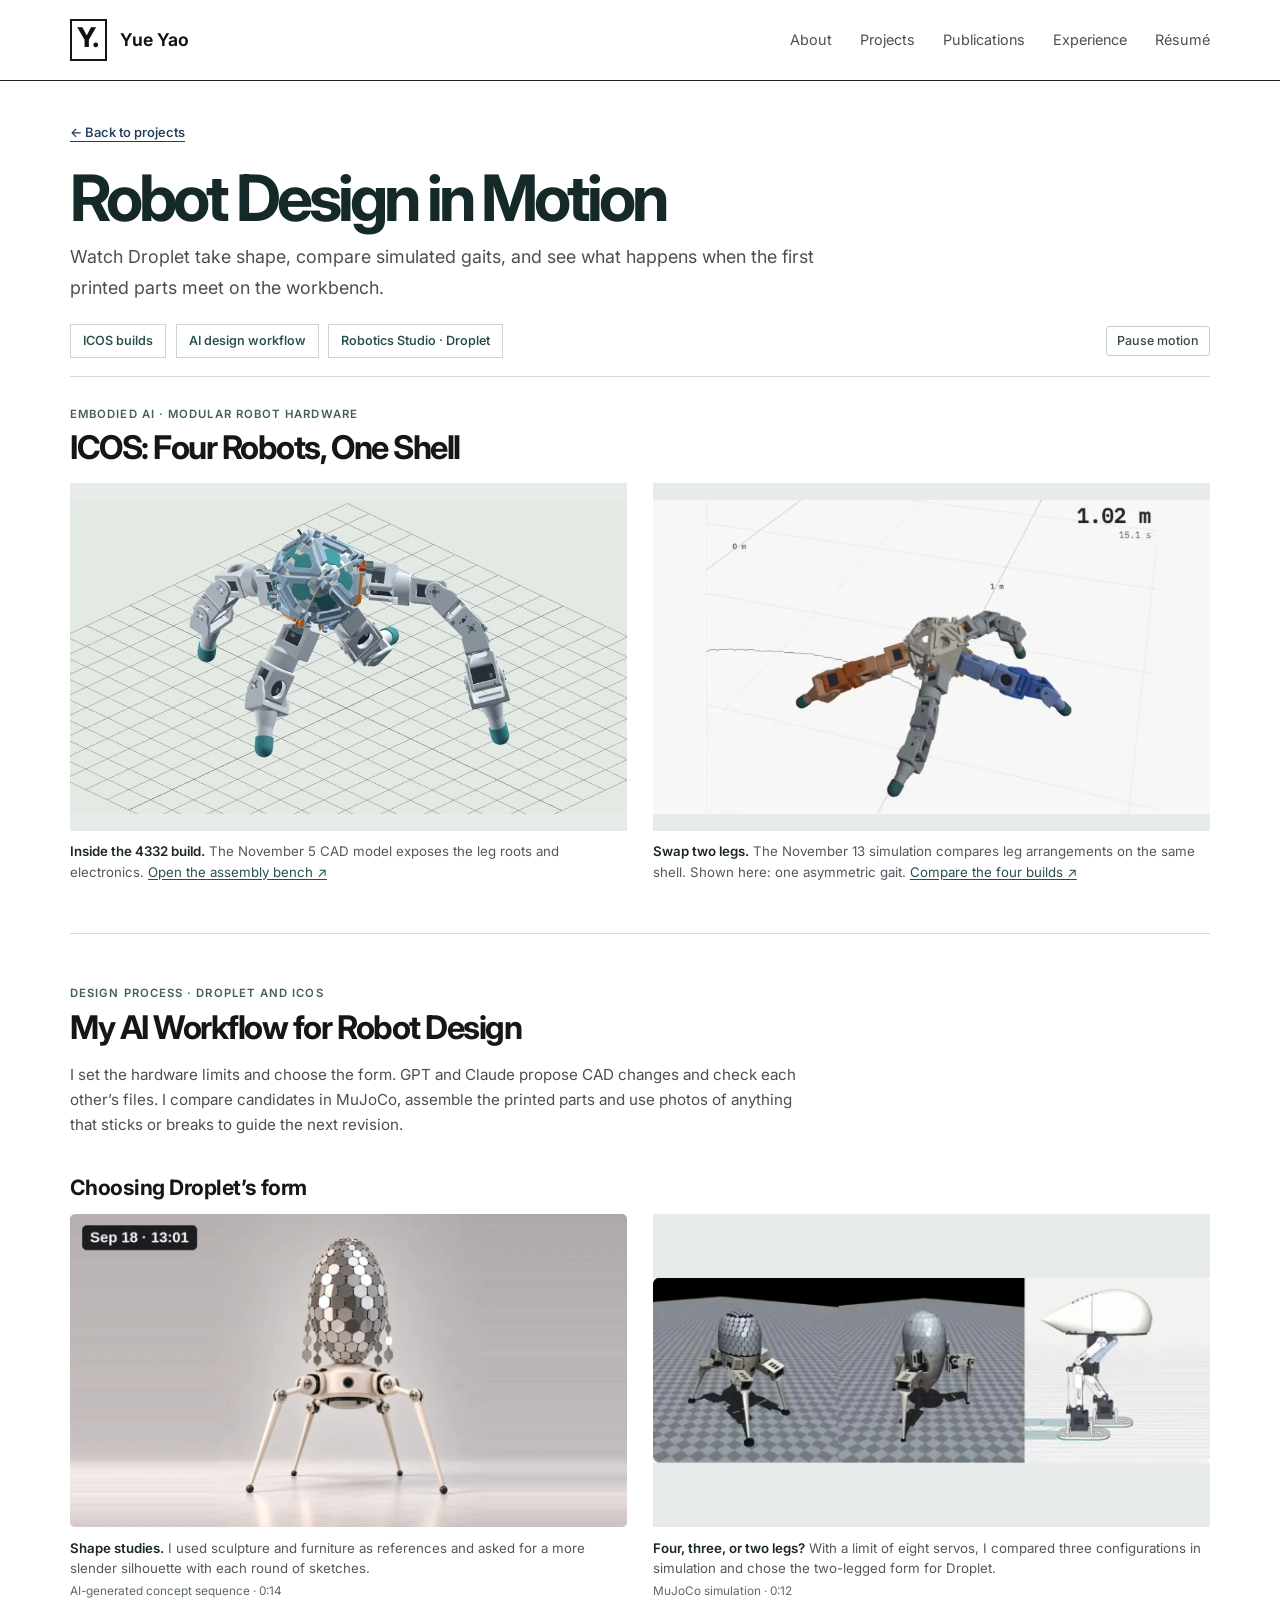
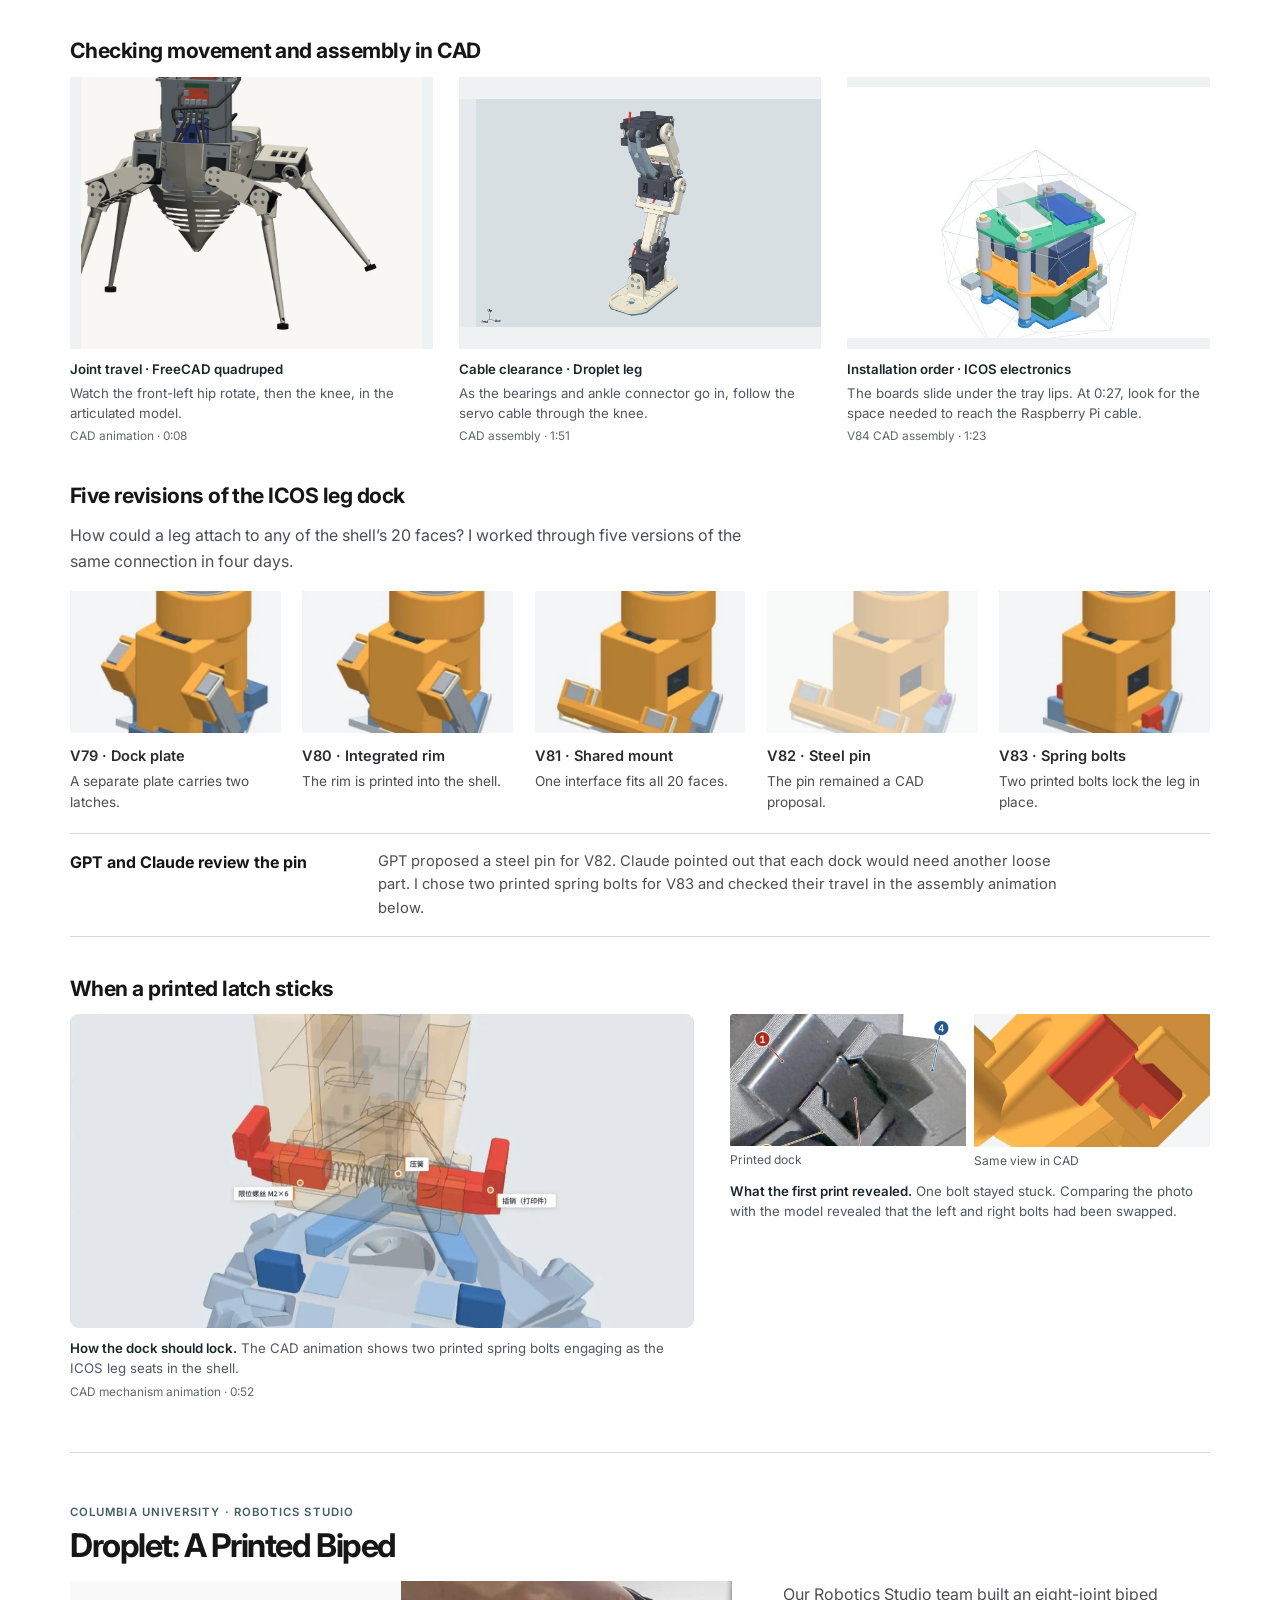
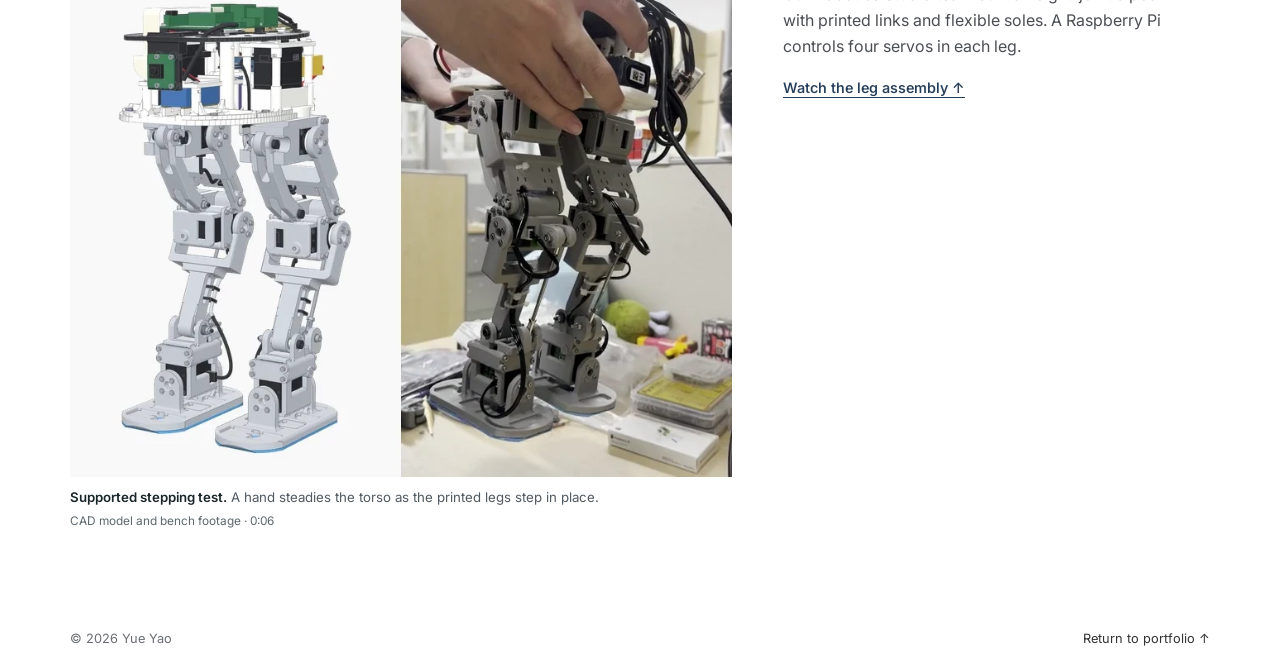
<file: robotics.html>
<!doctype html>
<html lang="en"><head><meta charset="utf-8"><meta name="viewport" content="width=device-width, initial-scale=1">
<title>Robot Design in Motion | Yue Yao</title><meta name="author" content="Yue Yao"><meta name="description" content="Yue Yao’s robot design films show how she uses AI to explore robot shapes, compare gaits in MuJoCo, and revise CAD after testing printed parts.">
<link rel="stylesheet" href="./workflow-revisions.css?v=20261114">
<link rel="canonical" href="https://yy3462-create.github.io/robotics.html">
<meta property="og:title" content="Robot Design in Motion | Yue Yao"><meta property="og:description" content="Watch the CAD assemblies, simulated gaits and physical bench tests."><meta property="og:type" content="website"><meta property="og:url" content="https://yy3462-create.github.io/robotics.html"><meta property="og:image" content="https://yy3462-create.github.io/assets/studio/icos-4332-cad.webp">
<link rel="stylesheet" href="./styles.css?v=20260914-candidate"><link rel="stylesheet" href="./studio.css?v=20261114-stills">
<link rel="icon" type="image/svg+xml" href="data:image/svg+xml,%3Csvg xmlns='http://www.w3.org/2000/svg' viewBox='0 0 32 32'%3E%3Crect width='32' height='32' rx='7' fill='%23161616'/%3E%3Cpath d='M8 8L16 17L24 8M16 17V25' stroke='white' stroke-width='3' fill='none'/%3E%3C/svg%3E"><script src="./motion.js?v=20261114-inline" defer></script>
</head><body><a class="skip-link" href="#main">Skip to content</a><header class="site-header"><div class="wrap header-inner"><a class="brand" href="./" aria-label="Yue Yao, home"><span class="brand-mark" aria-hidden="true">Y.</span><span>Yue Yao</span></a><nav aria-label="Main navigation"><a href="./#about">About</a><a href="./#work">Projects</a><a href="./#research">Publications</a><a href="./#experience">Experience</a><a href="./assets/yue-yao-resume.pdf?v=20261113" target="_blank" rel="noopener">Résumé</a></nav></div></header>

<main id="main" class="wrap studio-page"><div class="studio-mast">
<a class="text-link" href="./#robot-design">← Back to projects</a>
<h1>Robot Design in Motion</h1><p>Watch Droplet take shape, compare simulated gaits, and see what happens when the first printed parts meet on the workbench.</p>
<div class="studio-controls"><nav aria-label="Films by project" class="studio-index"><a href="#icos-builds">ICOS builds</a><a href="#ai-cad-workflow">AI design workflow</a><a href="#droplet">Robotics Studio · Droplet</a></nav><button type="button" class="motion-toggle" data-motion-toggle hidden>Pause motion</button></div></div>
<article id="icos-builds" class="studio-project" aria-labelledby="icos-builds-title">
  <p class="studio-kicker">Embodied AI · Modular Robot Hardware</p>
  <h2 id="icos-builds-title" class="studio-title">ICOS: Four Robots, One Shell</h2>

  <div class="studio-gallery studio-gallery-pair">
    <figure>
      <video loop disablepictureinpicture disableremoteplayback muted playsinline preload="none" poster="./assets/studio/icos-4332-cad.webp" width="960" height="540" aria-label="ICOS 4332 robot CAD assembly bench, silent preview" aria-describedby="icos-4332-caption"><source src="./assets/studio/icos-4332-cad.mp4" type="video/mp4"><a href="./assets/studio/icos-4332-cad.mp4">Watch the CAD preview</a></video>
      <figcaption id="icos-4332-caption"><strong>Inside the 4332 build.</strong> The November 5 CAD model exposes the leg roots and electronics. <a href="https://yy3462-create.github.io/icos-weekly-update/assembly-v88/" target="_blank" rel="noopener noreferrer">Open the assembly bench ↗</a></figcaption>
    </figure>
    <figure>
      <video loop disablepictureinpicture disableremoteplayback muted playsinline preload="none" poster="./assets/studio/icos-shared-shell-simulation.webp" width="800" height="450" aria-label="Asymmetric ICOS robot walking in simulation, silent excerpt" aria-describedby="icos-shared-caption"><source src="./assets/studio/icos-shared-shell-simulation.mp4" type="video/mp4"><a href="./assets/studio/icos-shared-shell-simulation.mp4">Watch the simulation excerpt</a></video>
      <figcaption id="icos-shared-caption"><strong>Swap two legs.</strong> The November 13 simulation compares leg arrangements on the same shell. Shown here: one asymmetric gait. <a href="https://yy3462-create.github.io/icos-weekly-update/four-robots/#robot3" target="_blank" rel="noopener noreferrer">Compare the four builds ↗</a></figcaption>
    </figure>
  </div>
</article>
<article id="ai-cad-workflow" class="studio-project" aria-labelledby="workflow-title">
  <p class="studio-kicker">Design process · Droplet and ICOS</p>
  <h2 id="workflow-title" class="studio-title">My AI Workflow for Robot Design</h2>
  <p class="studio-body">I set the hardware limits and choose the form. GPT and Claude propose CAD changes and check each other’s files. I compare candidates in MuJoCo, assemble the printed parts and use photos of anything that sticks or breaks to guide the next revision.</p>
  <h3 class="workflow-subhead">Choosing Droplet’s form</h3>
  <div class="studio-gallery studio-gallery-pair workflow-origins">
    <figure>
      <video loop disablepictureinpicture disableremoteplayback muted playsinline preload="none" poster="./assets/studio/droplet-concept-iterations.webp" width="1280" height="718" aria-describedby="droplet-concept-caption" aria-label="AI-generated robot concepts developed for Droplet"><source src="./assets/studio/droplet-concept-iterations.mp4" type="video/mp4"><a href="./assets/studio/droplet-concept-iterations.mp4">Watch the concept iterations</a></video>
      <figcaption id="droplet-concept-caption"><strong>Shape studies.</strong> I used sculpture and furniture as references and asked for a more slender silhouette with each round of sketches. <span>AI-generated concept sequence · 0:14</span></figcaption>
    </figure>
    <figure>
      <video loop disablepictureinpicture disableremoteplayback muted playsinline preload="none" poster="./assets/studio/droplet-leg-count-simulation.webp" width="1276" height="424" aria-describedby="droplet-compare-caption" aria-label="Four-, three- and two-legged robot designs compared in MuJoCo"><source src="./assets/studio/droplet-leg-count-simulation.mp4" type="video/mp4"><a href="./assets/studio/droplet-leg-count-simulation.mp4">Watch the leg configurations</a></video>
      <figcaption id="droplet-compare-caption"><strong>Four, three, or two legs?</strong> With a limit of eight servos, I compared three configurations in simulation and chose the two-legged form for Droplet. <span>MuJoCo simulation · 0:12</span></figcaption>
    </figure>
  </div>
  <h3 class="workflow-subhead">Checking movement and assembly in CAD</h3>
  <div class="studio-gallery workflow-gallery">
    <figure id="ai-freecad">
      <video loop disablepictureinpicture disableremoteplayback playsinline muted preload="none" poster="./assets/studio/freecad-quadruped-joint-sweep.webp" width="1280" height="1024" aria-label="Kinematic animation of the quadruped model’s front-left hip and knee" aria-describedby="freecad-sweep-caption"><source src="./assets/studio/freecad-quadruped-joint-sweep.mp4" type="video/mp4"><a href="./assets/studio/freecad-quadruped-joint-sweep.mp4">Open the joint-sweep video</a></video>
      <figcaption id="freecad-sweep-caption"><strong>Joint travel · FreeCAD quadruped</strong> Watch the front-left hip rotate, then the knee, in the articulated model. <span>CAD animation · 0:08</span></figcaption>
    </figure>
    <figure id="droplet-leg-assembly">
      <video loop disablepictureinpicture disableremoteplayback muted playsinline preload="none" poster="./assets/studio/workflow-leg.webp" width="1026" height="880" aria-label="Droplet leg CAD assembly, from its upper bearing to its foot" aria-describedby="leg-caption"><source src="./assets/studio/workflow-leg.mp4" type="video/mp4"><a href="./assets/studio/workflow-leg.mp4">Open the leg assembly film</a></video>
      <figcaption id="leg-caption"><strong>Cable clearance · Droplet leg</strong> As the bearings and ankle connector go in, follow the servo cable through the knee. <span>CAD assembly · 1:51</span></figcaption>
    </figure>
    <figure>
      <video loop disablepictureinpicture disableremoteplayback muted playsinline preload="none" poster="./assets/studio/workflow-tray.webp" width="1026" height="776" aria-label="ICOS electronics tray assembly sequence" aria-describedby="tray-caption"><source src="./assets/studio/workflow-tray.mp4" type="video/mp4"><a href="./assets/studio/workflow-tray.mp4">Open the tray assembly film</a></video>
      <figcaption id="tray-caption"><strong>Installation order · ICOS electronics</strong> The boards slide under the tray lips. At 0:27, look for the space needed to reach the Raspberry Pi cable. <span>V84 CAD assembly · 1:23</span></figcaption>
    </figure>
  </div>
  <section id="design-revisions" aria-labelledby="dock-revisions-title">
    <h3 class="workflow-subhead" id="dock-revisions-title">Five revisions of the ICOS leg dock</h3>
    <p class="revision-intro">How could a leg attach to any of the shell’s 20 faces? I worked through five versions of the same connection in four days.</p>
    <ol class="dock-revisions">
      <li>
        <img src="./assets/studio/icos-dock-v79.webp" width="460" height="312" loading="lazy" alt="Two side latches hold the leg against a separate dock plate">
        <strong>V79 · Dock plate</strong>
        <p>A separate plate carries two latches.</p>
      </li>
      <li>
        <img src="./assets/studio/icos-dock-v80.webp" width="460" height="312" loading="lazy" alt="The rim sits flush with the body under the two latches">
        <strong>V80 · Integrated rim</strong>
        <p>The rim is printed into the shell.</p>
      </li>
      <li>
        <img src="./assets/studio/icos-dock-v81.webp" width="460" height="312" loading="lazy" alt="The leg meets a standardized face mount">
        <strong>V81 · Shared mount</strong>
        <p>One interface fits all 20 faces.</p>
      </li>
      <li>
        <img src="./assets/studio/icos-dock-v82.webp" width="460" height="312" loading="lazy" alt="Faded CAD concept with the proposed steel pin at the edge of the mount">
        <strong>V82 · Steel pin</strong>
        <p>The pin remained a CAD proposal.</p>
      </li>
      <li>
        <img src="./assets/studio/icos-dock-v83.webp" width="460" height="312" loading="lazy" alt="Two spring bolts in red engage the dock on either side of the leg">
        <strong>V83 · Spring bolts</strong>
        <p>Two printed bolts lock the leg in place.</p>
      </li>
    </ol>
    <div class="dock-review" aria-labelledby="design-review-title">
      <h4 id="design-review-title">GPT and Claude review the pin</h4>
      <p>GPT proposed a steel pin for V82. Claude pointed out that each dock would need another loose part. I chose two printed spring bolts for V83 and checked their travel in the assembly animation below.</p>
    </div>
  </section>
  <h3 class="workflow-subhead">When a printed latch sticks</h3>
  <div class="workflow-dock">
    <figure id="icos-leg-dock">
      <video loop disablepictureinpicture disableremoteplayback muted playsinline preload="none" poster="./assets/studio/icos-spring-bolt-dock.webp" width="1280" height="642" aria-describedby="dock-caption" aria-label="CAD animation of an ICOS leg docking with two printed spring bolts"><source src="./assets/studio/icos-spring-bolt-dock.mp4" type="video/mp4"><a href="./assets/studio/icos-spring-bolt-dock.mp4">Watch the ICOS locking mechanism</a></video>
      <figcaption id="dock-caption"><strong>How the dock should lock.</strong> The CAD animation shows two printed spring bolts engaging as the ICOS leg seats in the shell. <span>CAD mechanism animation · 0:52</span></figcaption>
    </figure>
    <figure>
      <div class="dock-views">
        <div><img src="./assets/studio/icos-dock-print.webp" width="824" height="460" loading="lazy" alt="Close-up photograph of the gray printed ICOS dock with the bolt stuck in its slot"><span>Printed dock</span></div>
        <div><img src="./assets/studio/icos-dock-cad.webp" width="824" height="463" loading="lazy" alt="CAD close-up of the same slot with the bolt highlighted in red"><span>Same view in CAD</span></div>
      </div>
      <figcaption><strong>What the first print revealed.</strong> One bolt stayed stuck. Comparing the photo with the model revealed that the left and right bolts had been swapped.</figcaption>
    </figure>
  </div>
</article>
<article id="droplet" class="studio-project" aria-labelledby="droplet-title">
  <p class="studio-kicker">Columbia University · Robotics Studio</p>
  <h2 id="droplet-title" class="studio-title">Droplet: A Printed Biped</h2>
  <div class="droplet-feature">
    <figure>
      <video loop disablepictureinpicture disableremoteplayback playsinline muted preload="none" poster="./assets/studio/droplet-bench-cad-poster.webp" width="800" height="600" aria-label="Droplet’s CAD model alongside a bench test of its printed legs" aria-describedby="droplet-test-caption"><source src="./assets/studio/droplet-bench-cad.mp4" type="video/mp4"><a href="./assets/studio/droplet-bench-cad.mp4">Open the bench-test video</a></video>
      <figcaption id="droplet-test-caption"><strong>Supported stepping test.</strong> A hand steadies the torso as the printed legs step in place. <span>CAD model and bench footage · 0:06</span></figcaption>
    </figure>
    <div>
      <p>Our Robotics Studio team built an eight-joint biped with printed links and flexible soles. A Raspberry Pi controls four servos in each leg.</p>
      <a class="text-link" href="#droplet-leg-assembly">Watch the leg assembly ↑</a>
    </div>
  </div>
</article>
</main>
<footer class="site-footer wrap"><span>© 2026 Yue Yao</span><a href="./#work">Return to portfolio ↑</a></footer></body></html>
</file>
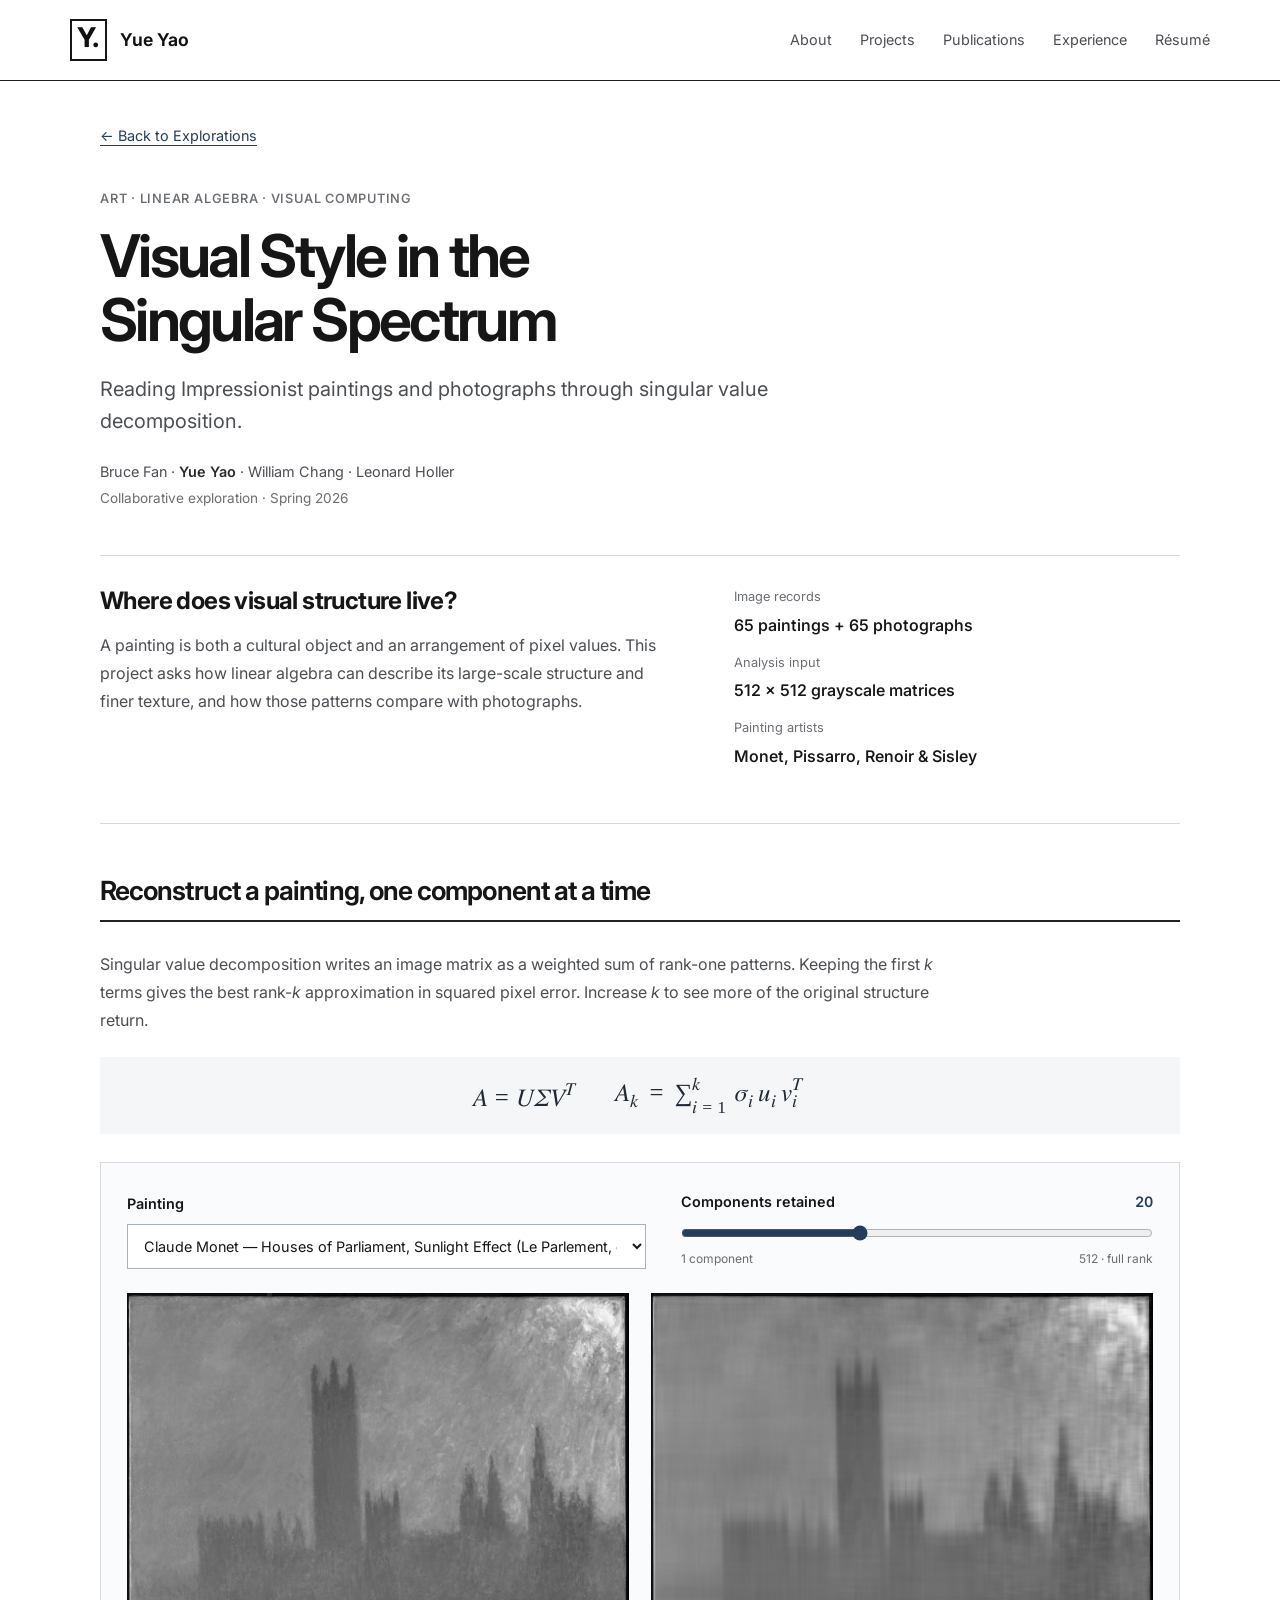
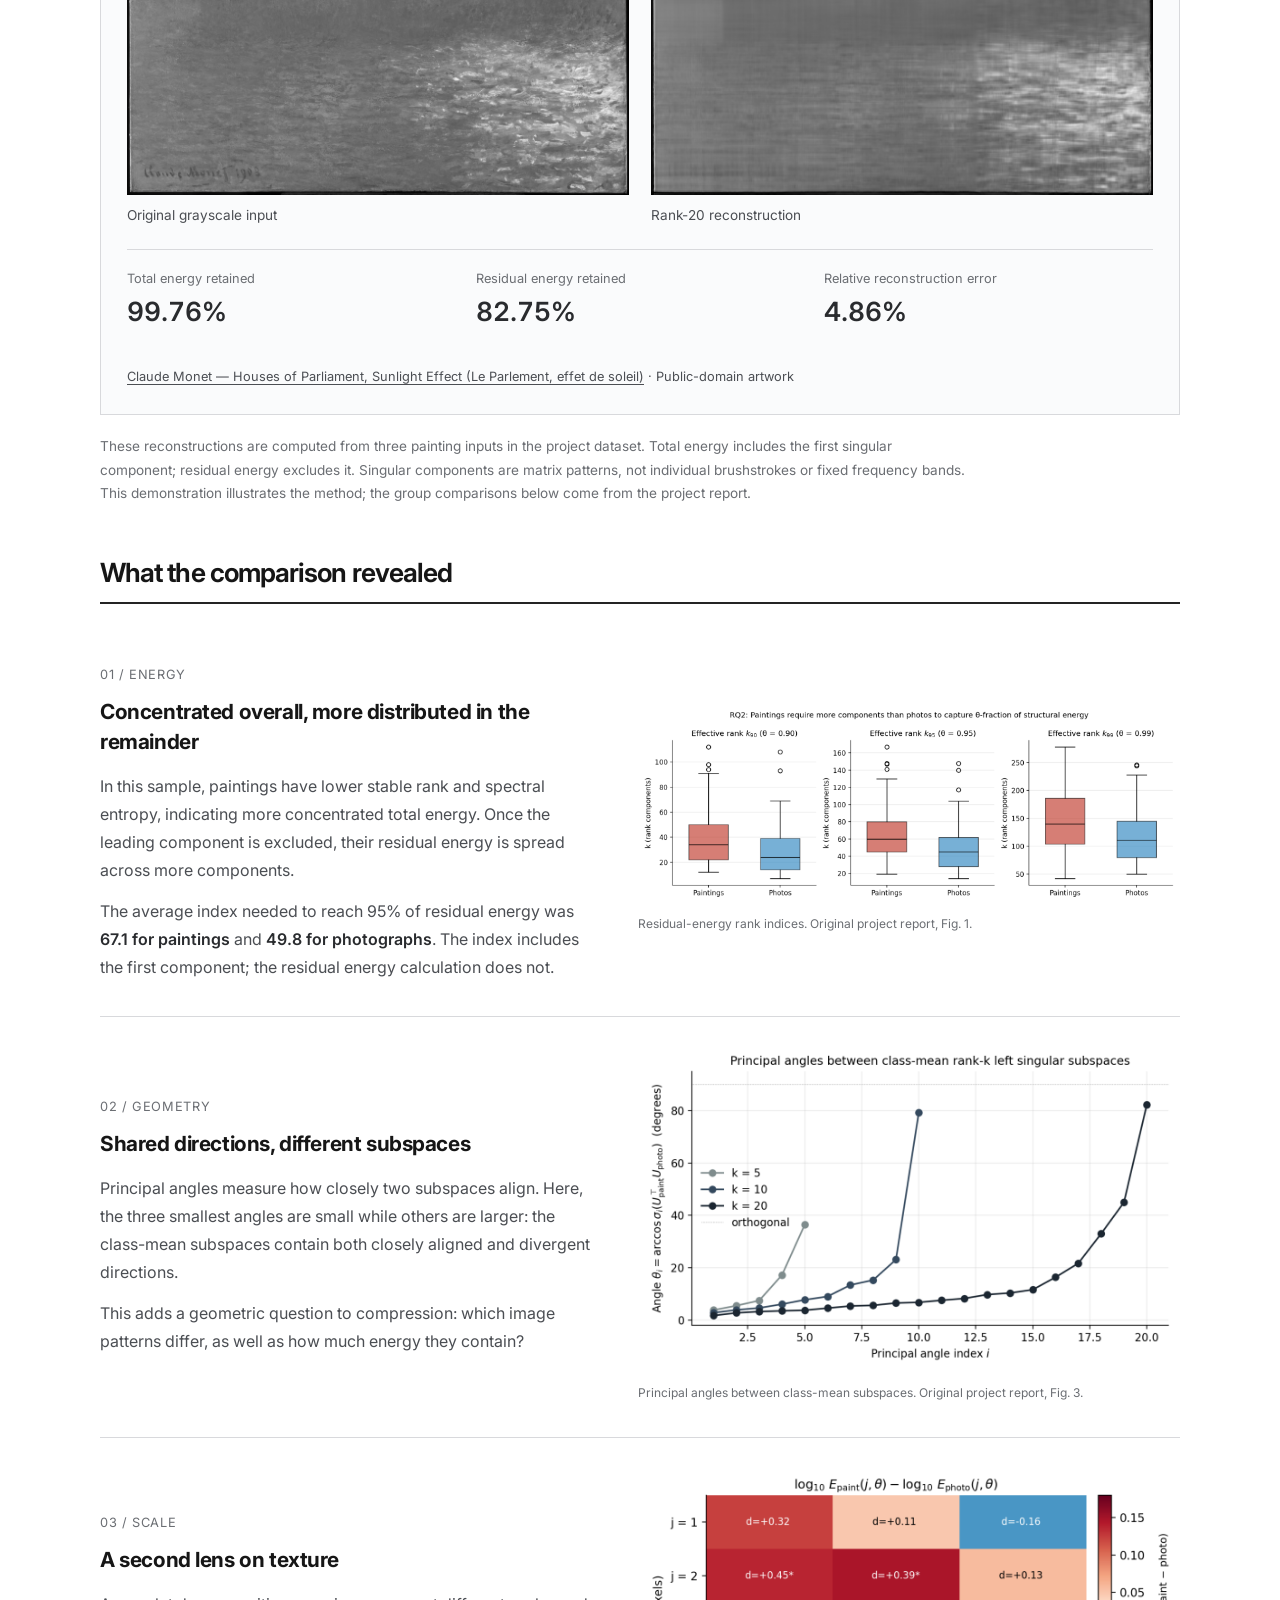
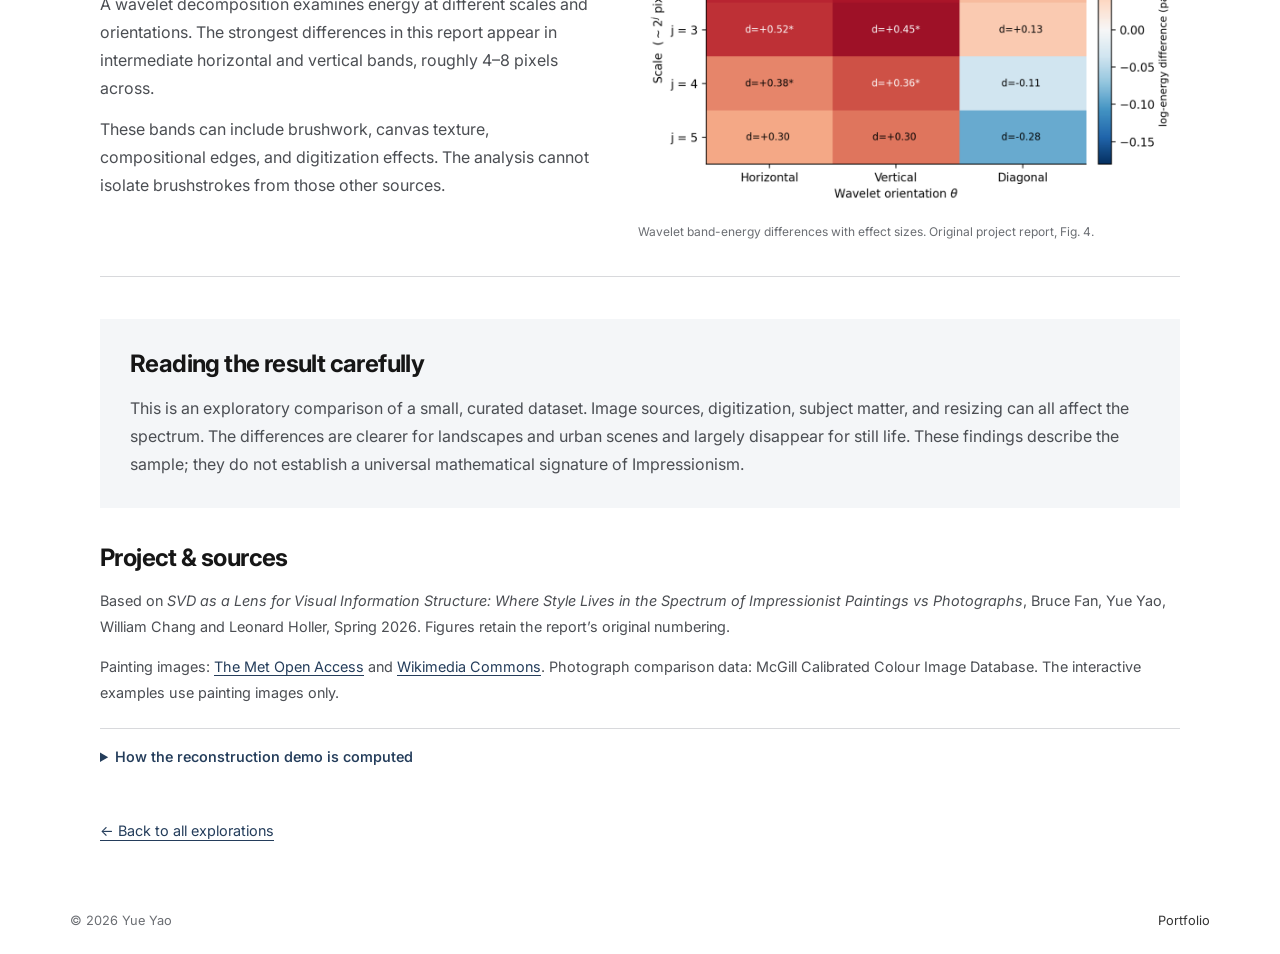
<file: svd.html>
<!doctype html>
<html lang="en"><head><meta charset="utf-8"><meta name="viewport" content="width=device-width, initial-scale=1"><meta name="theme-color" content="#161616"><meta name="author" content="Yue Yao"><meta name="description" content="Explore Impressionist paintings through singular value decomposition: interactive rank reconstructions, spectral geometry, and wavelet analysis."><title>Visual Style in the Singular Spectrum — Yue Yao</title><link rel="icon" type="image/svg+xml" href="data:image/svg+xml,%3Csvg xmlns='http://www.w3.org/2000/svg' viewBox='0 0 32 32'%3E%3Crect width='32' height='32' rx='7' fill='%23161616'/%3E%3Cpath d='M8 8L16 17L24 8M16 17V25' stroke='white' stroke-width='3' fill='none'/%3E%3C/svg%3E">
<link rel="canonical" href="https://yy3462-create.github.io/svd.html"><link rel="stylesheet" href="./styles.css?v=20260914-candidate"><link rel="stylesheet" href="./analysis.css?v=20260914"><script src="./svd.js?v=20260914" defer></script></head>
<body><a class="skip-link" href="#main">Skip to content</a><header class="site-header"><div class="wrap header-inner"><a class="brand" href="./" aria-label="Yue Yao, home"><span class="brand-mark" aria-hidden="true">Y.</span><span>Yue Yao</span></a><nav aria-label="Main navigation"><a href="./#about">About</a><a href="./#work">Projects</a><a href="./#research">Publications</a><a href="./#experience">Experience</a><a href="./assets/yue-yao-resume.pdf?v=20261113" target="_blank" rel="noopener">Résumé</a></nav></div></header>

<main id="main" class="analysis-page wrap">
<header class="analysis-header"><a class="back-link" href="./#svd">← Back to Explorations</a><p class="project-kicker">ART · LINEAR ALGEBRA · VISUAL COMPUTING</p><h1>Visual Style in the<br>Singular Spectrum</h1><p class="analysis-deck">Reading Impressionist paintings and photographs through singular value decomposition.</p><p class="analysis-authors">Bruce Fan · <strong>Yue Yao</strong> · William Chang · Leonard Holler<br><span>Collaborative exploration · Spring 2026</span></p></header>
<section class="analysis-intro" aria-labelledby="question-heading"><div><h2 id="question-heading">Where does visual structure live?</h2><p>A painting is both a cultural object and an arrangement of pixel values. This project asks how linear algebra can describe its large-scale structure and finer texture, and how those patterns compare with photographs.</p></div><dl class="dataset-facts"><div><dt>Image records</dt><dd>65 paintings + 65 photographs</dd></div><div><dt>Analysis input</dt><dd>512 × 512 grayscale matrices</dd></div><div><dt>Painting artists</dt><dd>Monet, Pissarro, Renoir &amp; Sisley</dd></div></dl></section>
<section id="reconstruction" class="analysis-section" aria-labelledby="reconstruction-heading"><div class="section-heading"><h2 id="reconstruction-heading">Reconstruct a painting, one component at a time</h2></div><p>Singular value decomposition writes an image matrix as a weighted sum of rank-one patterns. Keeping the first <i>k</i> terms gives the best rank-<i>k</i> approximation in squared pixel error. Increase <i>k</i> to see more of the original structure return.</p><div class="equation"><math aria-label="A equals U sigma V transpose"><mi>A</mi><mo>=</mo><mi>U</mi><mi>Σ</mi><msup><mi>V</mi><mi>T</mi></msup></math><math aria-label="A k equals the sum from i equals one to k of sigma i u i v i transpose"><msub><mi>A</mi><mi>k</mi></msub><mo>=</mo><munderover><mo>∑</mo><mrow><mi>i</mi><mo>=</mo><mn>1</mn></mrow><mi>k</mi></munderover><msub><mi>σ</mi><mi>i</mi></msub><msub><mi>u</mi><mi>i</mi></msub><msubsup><mi>v</mi><mi>i</mi><mi>T</mi></msubsup></math></div>
<div class="svd-demo"><div class="demo-controls"><div><label for="painting-choice">Painting</label><select id="painting-choice" disabled><option value="monet-parliament">Claude Monet — Houses of Parliament, Sunlight Effect (Le Parlement, effet de soleil)</option><option value="pissarro-boulevard">Camille Pissarro — The Boulevard Montmartre on a Winter Morning</option><option value="renoir-still-life">Auguste Renoir — Still Life with Peaches and Grapes</option></select></div><div class="rank-control"><label for="rank-slider">Components retained <output id="rank-value" for="rank-slider">20</output></label><input id="rank-slider" type="range" min="0" max="8" step="1" value="3" aria-valuetext="20 singular components" disabled><div class="slider-labels"><span>1 component</span><span>512 · full rank</span></div></div></div>
<div class="demo-images"><figure><img id="original-image" src="./assets/svd-demo/monet-parliament/original.png" width="512" height="512" alt="Original grayscale painting used for the decomposition"><figcaption>Original grayscale input</figcaption></figure><figure><img id="reconstructed-image" src="./assets/svd-demo/monet-parliament/rank-020.png" width="512" height="512" alt="Painting reconstructed with 20 singular components"><figcaption id="reconstruction-caption">Rank-20 reconstruction</figcaption></figure></div>
<div class="demo-metrics" aria-live="polite" aria-atomic="true"><p><span>Total energy retained</span><strong id="energy-value">99.76%</strong></p><p><span>Residual energy retained</span><strong id="residual-value">82.75%</strong></p><p><span>Relative reconstruction error</span><strong id="error-value">4.86%</strong></p></div><p id="demo-status" class="demo-status" role="status">Loading the interactive reconstruction…</p><p class="demo-credit"><a id="painting-source" href="https://commons.wikimedia.org/wiki/File:Claude_Monet_-_Houses_of_Parliament,_Sunlight_Effect_(Le_Parlement,_effet_de_soleil)_-_Google_Art_Project.jpg" target="_blank" rel="noopener noreferrer">Claude Monet — Houses of Parliament, Sunlight Effect (Le Parlement, effet de soleil)</a> · Public-domain artwork</p><noscript><p class="demo-note">JavaScript is needed to change the painting or rank. The images above show an example at rank 20.</p></noscript></div>
<p class="demo-note">These reconstructions are computed from three painting inputs in the project dataset. Total energy includes the first singular component; residual energy excludes it. Singular components are matrix patterns, not individual brushstrokes or fixed frequency bands. This demonstration illustrates the method; the group comparisons below come from the project report.</p>
</section>
<section id="findings" class="analysis-section" aria-labelledby="findings-heading"><div class="section-heading"><h2 id="findings-heading">What the comparison revealed</h2></div>
<article class="finding-row"><div><span class="finding-number">01 / ENERGY</span><h3>Concentrated overall, more distributed in the remainder</h3><p>In this sample, paintings have lower stable rank and spectral entropy, indicating more concentrated total energy. Once the leading component is excluded, their residual energy is spread across more components.</p><p>The average index needed to reach 95% of residual energy was <strong>67.1 for paintings</strong> and <strong>49.8 for photographs</strong>. The index includes the first component; the residual energy calculation does not.</p></div><figure><a class="figure-link" href="./assets/svd-effective-rank-boxplots.png" target="_blank" rel="noopener"><img src="./assets/svd-effective-rank-boxplots.png" width="819" height="296" alt="Boxplots of residual-energy rank indices at 90, 95 and 99 percent for paintings and photographs." loading="lazy"></a><figcaption>Residual-energy rank indices. Original project report, Fig. 1.</figcaption></figure></article>
<article class="finding-row"><div><span class="finding-number">02 / GEOMETRY</span><h3>Shared directions, different subspaces</h3><p>Principal angles measure how closely two subspaces align. Here, the three smallest angles are small while others are larger: the class-mean subspaces contain both closely aligned and divergent directions.</p><p>This adds a geometric question to compression: which image patterns differ, as well as how much energy they contain?</p></div><figure><a class="figure-link" href="./assets/svd-principal-angle-curves.png" target="_blank" rel="noopener"><img src="./assets/svd-principal-angle-curves.png" width="599" height="363" alt="Principal-angle curves for class-mean singular subspaces at ranks 5, 10 and 20." loading="lazy"></a><figcaption>Principal angles between class-mean subspaces. Original project report, Fig. 3.</figcaption></figure></article>
<article class="finding-row"><div><span class="finding-number">03 / SCALE</span><h3>A second lens on texture</h3><p>A wavelet decomposition examines energy at different scales and orientations. The strongest differences in this report appear in intermediate horizontal and vertical bands, roughly 4–8 pixels across.</p><p>These bands can include brushwork, canvas texture, compositional edges, and digitization effects. The analysis cannot isolate brushstrokes from those other sources.</p></div><figure><a class="figure-link" href="./assets/svd-wavelet-band-energy.png" target="_blank" rel="noopener"><img src="./assets/svd-wavelet-band-energy.png" width="599" height="383" alt="Wavelet energy heatmap showing larger painting energy in intermediate horizontal and vertical bands." loading="lazy"></a><figcaption>Wavelet band-energy differences with effect sizes. Original project report, Fig. 4.</figcaption></figure></article>
</section>
<section class="analysis-boundaries" aria-labelledby="boundaries-heading"><h2 id="boundaries-heading">Reading the result carefully</h2><p>This is an exploratory comparison of a small, curated dataset. Image sources, digitization, subject matter, and resizing can all affect the spectrum. The differences are clearer for landscapes and urban scenes and largely disappear for still life. These findings describe the sample; they do not establish a universal mathematical signature of Impressionism.</p></section>
<section class="analysis-sources" aria-labelledby="sources-heading"><h2 id="sources-heading">Project &amp; sources</h2><p>Based on <cite>SVD as a Lens for Visual Information Structure: Where Style Lives in the Spectrum of Impressionist Paintings vs Photographs</cite>, Bruce Fan, Yue Yao, William Chang and Leonard Holler, Spring 2026. Figures retain the report’s original numbering.</p><p>Painting images: <a href="https://www.metmuseum.org/hubs/open-access" target="_blank" rel="noopener noreferrer">The Met Open Access</a> and <a href="https://commons.wikimedia.org/" target="_blank" rel="noopener noreferrer">Wikimedia Commons</a>. Photograph comparison data: McGill Calibrated Colour Image Database. The interactive examples use painting images only.</p><details><summary>How the reconstruction demo is computed</summary><p>Each stored 512 × 512 grayscale matrix is decomposed with NumPy’s SVD in double precision. For each selected rank, the leading components are summed without renormalizing the result. Display values are clipped to [0, 1] and encoded as grayscale PNGs. Energy and error are computed from the unrounded matrices; the complete decomposition recovers each input to numerical precision.</p><p>Total retained energy is ∑<sub>i≤k</sub>σ<sub>i</sub>² / ∑<sub>i</sub>σ<sub>i</sub>². Residual retained energy uses the same ratio with i = 1 excluded. Relative error is ‖A − A<sub>k</sub>‖<sub>F</sub> / ‖A‖<sub>F</sub>.</p></details></section>
<a class="back-link back-bottom" href="./#svd">← Back to all explorations</a>
</main><footer class="site-footer wrap"><span>© 2026 Yue Yao</span><a href="./">Portfolio</a></footer></body></html>
</file>
<file: styles.css>
@import url('https://fonts.googleapis.com/css2?family=Inter:wght@400;450;500;550;600;650;700;750&display=swap');
:root{--ink:#161616;--body:#4b4e53;--muted:#6b6e73;--line:#d8d9dc;--soft:#f3f4f5;--accent:#243d5b;--font:Inter,Arial,Helvetica,sans-serif}
*{box-sizing:border-box}html{scroll-behavior:smooth;scroll-padding-top:100px}body{margin:0;color:var(--body);background:#fff;font-family:var(--font);font-size:1rem;line-height:1.75;-webkit-font-smoothing:antialiased}a{color:inherit;text-decoration:none}a:hover{color:var(--accent)}a:focus-visible,summary:focus-visible{outline:3px solid #496f9a;outline-offset:5px}::selection{background:#dce4ed;color:var(--ink)}h1,h2,h3,h4{margin:0;color:var(--ink);line-height:1.25}p,figure{margin:0}strong{color:#292b2e;font-weight:600}.wrap{width:min(1140px,calc(100% - 80px));margin-inline:auto}.skip-link{position:fixed;top:-80px;left:16px;background:#fff;padding:10px 20px;z-index:100}.skip-link:focus{top:10px}.site-header{background:#fff;border-bottom:1px solid #202020}.header-inner{display:flex;align-items:center;justify-content:space-between;gap:30px;min-height:80px}.brand{display:flex;align-items:center;gap:13px;color:#111;font-size:1.1rem;font-weight:650}.brand-mark{font-size:1.7rem;font-weight:750;letter-spacing:-.08em;line-height:1;border:2px solid #161616;padding:3px 8px 7px 5px}.site-header nav{display:flex;gap:28px;align-items:center;font-size:.9rem}.site-header nav a{padding:10px 0}.site-header nav a:hover{text-decoration:underline;text-underline-offset:6px}.profile-header{display:grid;grid-template-columns:285px minmax(0,1fr);gap:75px;align-items:center;padding-block:58px 67px}.profile-portrait{width:260px;aspect-ratio:1;border-radius:50%;background:#eef0f2;border:1px solid #e1e3e6;overflow:hidden}.profile-portrait img{display:block;width:100%;height:100%;object-fit:cover;transform:scale(1.5);transform-origin:50% 20%}.profile-intro h1{font-size:3.1rem;font-weight:700;letter-spacing:-.04em;margin-bottom:12px}.profile-subtitle{font-size:1.4rem;line-height:1.5;letter-spacing:-.02em;color:#4c5055}.affiliations{margin-top:22px;font-size:1.05rem;line-height:1.7}.location{color:var(--muted);font-size:.9rem}.affiliations .location{margin-top:5px}.social-links{display:flex;gap:10px;margin-top:25px;flex-wrap:wrap}.social-links>a{height:55px;min-width:54px;padding:8px 13px;background:var(--soft);border:1px solid var(--line);display:flex;align-items:center;gap:8px;justify-content:center;color:#191919;font-size:.8rem}.social-links>a:hover{background:#e6e9ed;border-color:#a6aab0}.social-links svg{width:23px;height:23px;flex-shrink:0}.social-glyph{font-weight:750;letter-spacing:-.07em;font-size:1rem;line-height:1}.social-glyph.linkedin{font-family:Arial,sans-serif;font-size:1.45rem;letter-spacing:-.04em}.about-layout{display:grid;grid-template-columns:minmax(0,2fr) minmax(260px,1fr);gap:44px;padding-bottom:64px}.ruled-heading,.section-heading h2{font-size:2rem;font-weight:650;letter-spacing:-.035em;padding-bottom:11px;border-bottom:2px solid #242424;margin-bottom:22px}.about-main>p{margin-bottom:16px}.research-questions{padding-left:21px;margin-top:6px;margin-bottom:22px}.research-questions li{padding-left:5px;margin-block:9px}.about-sidebar{padding-top:57px}.interest-panel{border:2px solid #282828;padding:22px}.about-sidebar h3{font-size:1.13rem;font-weight:650;margin-bottom:17px;letter-spacing:-.02em}.interest-tags{display:flex;flex-wrap:wrap;gap:8px}.interest-tags>span{font-size:.875rem;line-height:1.5;padding:4px 8px;background:var(--soft);border:1px solid var(--line)}.current-panel{margin-top:22px;background:#f6f7f8;padding:23px;border:1px solid #e3e4e7}.current-panel p{font-size:.875rem;line-height:1.65;margin-top:14px}.current-panel strong{font-size:.9rem}.biography{border:1px solid var(--line);margin-top:23px}.biography summary{list-style:none;cursor:pointer;display:flex;align-items:center;justify-content:space-between;gap:20px;background:#f6f7f8;padding:15px 18px;color:#202020;font-size:1.05rem;font-weight:600}.biography summary::-webkit-details-marker{display:none}.details-indicator{width:12px;height:12px;position:relative;flex-shrink:0}.details-indicator:before,.details-indicator:after{content:'';position:absolute;background:#222;top:5px;left:0;width:12px;height:1.5px}.details-indicator:after{transform:rotate(90deg)}.biography[open] .details-indicator:after{transform:rotate(0deg)}.biography-body{padding:19px}.biography-body p+p{margin-top:15px}.section{padding-block:0 64px}.section-heading{margin-bottom:28px}.section-heading h2{margin:0}.section-heading em{font-style:normal}.featured-work{display:grid;grid-template-columns:1.15fr 1fr;gap:32px;align-items:center;border:1px solid var(--line);padding:24px}.featured-figure{min-width:0}.featured-figure img{width:100%;height:auto;aspect-ratio:1555/839;object-fit:cover;display:block}.featured-figure figcaption{font-size:.75rem;line-height:1.55;color:var(--muted);margin-top:9px}.featured-figure figcaption a{text-decoration:underline;text-underline-offset:2px}.project-kicker{font-size:.75rem;line-height:1.6;font-weight:550;letter-spacing:.06em;color:var(--muted)}.featured-copy h3{font-size:2rem;letter-spacing:-.035em;font-weight:650;margin-top:9px}.project-subtitle{font-size:1rem;margin-top:5px;color:#3f4144}.featured-copy p:not(.project-subtitle){margin-top:16px;font-size:1rem;line-height:1.7}.featured-copy p.recognition{font-size:.875rem;color:#25282c;font-weight:600}.project-links{display:flex;flex-wrap:wrap;gap:19px;margin-top:20px;font-size:.875rem;font-weight:550;color:var(--accent)}.project-links a{text-decoration:underline;text-underline-offset:4px}.project-list{display:grid;grid-template-columns:repeat(3,minmax(0,1fr));gap:25px;margin-top:25px}.work-entry{padding:22px 0 0;display:flex;flex-direction:column;align-items:flex-start;border-top:1px solid #aaa;min-width:0}.work-entry-top{display:flex;width:100%;justify-content:space-between;gap:12px;margin-bottom:12px}.entry-number{font-size:.75rem;color:var(--muted)}.work-entry h3{font-size:1.15rem;line-height:1.45;font-weight:600;letter-spacing:-.02em}.work-entry p{font-size:1rem;margin-top:13px;margin-bottom:17px;line-height:1.7}.work-tags{font-size:.8rem;color:var(--muted);margin-top:auto;margin-bottom:16px}.text-link{font-size:.875rem;color:var(--accent);font-weight:550;text-decoration:underline;text-underline-offset:4px}.research-section{background:#fff}.research-section .section{padding-bottom:65px}.publication{display:grid;grid-template-columns:52px minmax(0,1fr) auto;gap:24px;padding:24px 0;border-bottom:1px solid var(--line);align-items:start}.publication:first-child{padding-top:0}.publication-year{font-size:.875rem;color:var(--muted);padding-top:2px}.publication-info h3{font-size:1.14rem;line-height:1.5;font-weight:600;letter-spacing:-.015em;margin-top:7px}.publication-info p{font-size:.9rem;line-height:1.65;margin-top:7px}.publication-info p strong{font-weight:600}.paper-link{font-size:.875rem;font-weight:550;color:var(--accent);padding-top:31px;white-space:nowrap;text-decoration:underline;text-underline-offset:4px}.paper-link span{margin-left:8px}.publication-type{font-size:.8rem;color:var(--muted);padding-top:31px}.career-section{display:grid;grid-template-columns:minmax(0,1.6fr) minmax(280px,1fr);gap:50px;padding-bottom:65px}.experience-list{margin-top:-5px}.experience{display:grid;grid-template-columns:minmax(0,1fr) auto;gap:20px;padding:19px 0;border-bottom:1px solid var(--line)}.experience h4{font-size:1rem;font-weight:600;line-height:1.5}.experience p{font-size:.9rem;line-height:1.7;margin-top:5px}.experience .experience-description{font-size:.9rem;color:var(--muted);margin-top:8px}.experience-date{font-size:.8rem;color:var(--muted);white-space:nowrap;padding-top:3px}.education-panel article{padding-bottom:22px}.education-panel article h3{font-size:1rem;line-height:1.5;font-weight:600}.education-panel article p{font-size:.9rem;line-height:1.65;margin-top:5px}.education-panel article>span{font-size:.8rem;color:var(--muted);display:block;margin-top:6px}.download-link{display:inline-flex;justify-content:space-between;gap:30px;padding:12px 17px;background:#161616;color:white;font-size:.875rem;font-weight:500;margin-top:4px}.download-link:hover{background:#333;color:white}.file-note{font-size:.75rem;color:var(--muted);margin-top:7px}.contact-section{background:#f4f5f6;border-top:1px solid var(--line);padding-block:40px}.contact-inner{display:grid;grid-template-columns:2fr 1fr;gap:44px}.contact-inner h2{font-size:1.4rem;margin-bottom:13px;letter-spacing:-.02em}.contact-inner p{font-size:.94rem;margin-bottom:8px}.contact-inner a{font-size:.9rem;text-decoration:underline;text-underline-offset:4px;color:var(--accent)}.contact-inner .location{font-size:.875rem;margin-top:7px}.footer-links{display:flex;flex-direction:column;align-items:flex-start;gap:7px}.footer-links h3{font-size:1rem;margin-bottom:5px}.site-footer{display:flex;justify-content:space-between;gap:20px;padding-block:22px;font-size:.8rem;color:var(--muted)}.site-footer a{color:#333}a,summary{transition:background .15s,color .15s,border-color .15s}
.publication-links{display:flex;flex-direction:column;align-items:flex-start;gap:10px;padding-top:31px}.publication-links .paper-link{padding-top:0}.publication-info .contribution-note{font-size:.8rem;color:var(--muted)}.featured-copy p.project-authors{font-size:.875rem;line-height:1.6;margin-top:12px}.project-authors>span{font-size:.8rem;color:var(--muted)}
.featured-study{display:grid;grid-template-columns:minmax(0,1.7fr) minmax(190px,1fr);gap:36px;border:1px solid var(--line);background:#f6f7f8;padding:28px;margin-bottom:24px}.featured-study h3{font-size:2rem;letter-spacing:-.035em;font-weight:650;margin-top:9px}.featured-study .project-subtitle{font-size:1.05rem;line-height:1.55;margin-top:9px;color:var(--ink)}.featured-study p{font-size:.94rem;line-height:1.7;margin-top:15px}.featured-study p.recognition{font-size:.875rem;font-weight:600;color:var(--ink)}.study-stats{border-left:1px solid #c7cbd0;padding-left:30px;display:flex;flex-direction:column;justify-content:center;gap:25px}.study-stats p{margin:0}.study-stats strong{display:block;font-size:2.3rem;font-weight:600;letter-spacing:-.055em;line-height:1.2}.study-stats span{display:block;font-size:.875rem;color:var(--muted);margin-top:7px}.study-stats .study-methods{font-size:.8rem;line-height:1.8;color:var(--muted)}
.academic-focus{color:var(--ink);font-weight:550}.featured-study p.project-authors{font-size:.875rem;line-height:1.6}
@media(min-width:1450px){.wrap{width:min(1180px,calc(100% - 100px))}.profile-header{gap:95px;grid-template-columns:290px minmax(0,1fr)}}
@media(max-width:1000px){.wrap{width:calc(100% - 56px)}.site-header nav{gap:19px}.profile-header{grid-template-columns:230px minmax(0,1fr);gap:42px;padding-block:44px 56px}.profile-portrait{width:220px}.profile-intro h1{font-size:2.65rem}.profile-subtitle{font-size:1.2rem}.about-layout{gap:28px;grid-template-columns:minmax(0,1.7fr) minmax(230px,1fr)}.interest-panel,.current-panel{padding:19px}.social-links>a{padding-inline:11px}.featured-work{gap:24px;padding:21px}.project-list{gap:23px}.work-entry h3{font-size:1.05rem}.career-section{gap:32px;grid-template-columns:minmax(0,1.4fr) minmax(250px,1fr)}.experience{grid-template-columns:1fr;gap:4px}.experience-date{order:-1}.publication{gap:18px}}
@media(max-width:760px){.featured-study{grid-template-columns:1fr;gap:24px;padding:22px}.featured-study h3{font-size:1.8rem}.study-stats{border-left:0;border-top:1px solid #c7cbd0;padding:21px 0 0;display:grid;grid-template-columns:1fr 1fr;gap:18px}.study-stats strong{font-size:1.9rem}.study-stats .study-methods{grid-column:1/-1}html{scroll-padding-top:24px}.wrap{width:calc(100% - 40px)}.header-inner{min-height:78px;flex-wrap:wrap;gap:12px;padding-block:17px}.brand{font-size:1rem}.brand-mark{font-size:1.4rem}.site-header nav{font-size:.875rem;gap:21px;width:100%;flex-wrap:wrap}.profile-header{grid-template-columns:150px minmax(0,1fr);gap:25px;padding-block:35px 40px}.profile-portrait{width:145px}.profile-intro h1{font-size:2.3rem;margin-bottom:8px}.profile-subtitle{font-size:1.05rem}.affiliations{font-size:.94rem;margin-top:15px}.social-links{margin-top:18px;gap:7px}.social-links>a{min-width:42px;height:43px;padding:9px}.social-links>a>span:last-child:not(.social-glyph){display:none}.social-links svg{width:21px;height:21px}.about-layout{grid-template-columns:1fr;gap:25px;padding-bottom:43px}.about-sidebar{padding-top:0;display:grid;grid-template-columns:1fr 1fr;gap:20px;align-items:start}.current-panel{margin-top:0}.ruled-heading,.section-heading h2{font-size:1.7rem;padding-bottom:10px;margin-bottom:20px}.section{padding-bottom:43px}.section-heading{margin-bottom:23px}.section-heading h2{margin:0}.featured-work{grid-template-columns:1fr;gap:20px;padding:19px}.featured-copy h3{font-size:1.8rem}.project-list{grid-template-columns:1fr;gap:0;margin-top:22px}.work-entry{padding-block:23px 4px;margin-top:8px}.work-entry h3{font-size:1.17rem}.work-entry-top{margin-bottom:9px}.work-entry p{margin-top:11px;margin-bottom:13px}.work-tags{margin-bottom:13px}.publication{grid-template-columns:42px minmax(0,1fr);gap:13px;padding-block:21px}.paper-link,.publication-type,.publication-links{grid-column:2;padding-top:1px}.publication-info h3{font-size:1.08rem}.publication-info p{font-size:.875rem}.research-section .section{padding-bottom:45px}.career-section{grid-template-columns:1fr;gap:32px;padding-bottom:45px}.experience{grid-template-columns:1fr auto;gap:20px}.experience-date{order:0}.education-panel article{padding-bottom:19px}.contact-inner{grid-template-columns:1.7fr 1fr;gap:24px}.site-footer{flex-wrap:wrap;font-size:.75rem;gap:9px 16px}.site-footer>span:nth-child(2){display:none}}
@media(max-width:500px){.profile-header{grid-template-columns:1fr;text-align:center;justify-items:center;gap:23px;padding-block:32px 37px}.profile-portrait{width:155px}.profile-intro h1{font-size:2.4rem}.profile-subtitle{font-size:1.1rem}.affiliations{font-size:1rem}.social-links{justify-content:center}.social-links>a{min-width:48px;height:48px}.about-sidebar{grid-template-columns:1fr;gap:18px}.about-sidebar h3{font-size:1.08rem}.interest-tags{gap:8px}.interest-panel{padding:20px}.current-panel{display:grid;grid-template-columns:1fr 1fr;gap:12px}.current-panel h3{grid-column:1/-1;margin:0}.current-panel p{margin:0}.site-header nav{gap:12px 19px;font-size:.875rem}.research-questions{padding-left:19px}.section-heading h2{font-size:1.6rem;line-height:1.3}.publication{grid-template-columns:1fr;gap:8px}.paper-link,.publication-type,.publication-links{grid-column:1}.publication-year{font-size:.8rem}.experience{grid-template-columns:1fr;gap:4px}.experience-date{order:-1}.contact-inner{grid-template-columns:1fr;gap:25px}.project-kicker{font-size:.75rem}.featured-figure figcaption{font-size:.75rem}.biography summary{min-height:50px}}
@media(prefers-reduced-motion:reduce){html{scroll-behavior:auto}*,*::before,*::after{transition:none!important;animation:none!important}}

/* Research media and coursework */
.profile-header{padding-block:44px 42px}.profile-portrait{width:260px}.research-strip{display:grid;grid-template-columns:repeat(3,minmax(0,1fr));gap:20px;margin-bottom:58px}.research-strip>a{display:block;border-bottom:1px solid var(--line);padding-bottom:15px;min-width:0}.research-strip img{display:block;width:100%;height:170px;object-fit:cover;background:#f3f4f5}.research-strip .diagram-preview{object-fit:contain;padding:8px;background:#f5f7f9}.research-strip>a>span{display:block;padding-top:12px}.research-strip strong{font-size:.95rem;display:block}.research-strip span>span{font-size:.8rem;line-height:1.5;display:block;margin-top:3px;color:var(--muted)}.research-strip a:hover strong{text-decoration:underline;text-underline-offset:4px}.about-layout{padding-bottom:58px}.about-sidebar{padding-top:57px}.featured-study{grid-template-columns:minmax(0,1fr) minmax(0,1.08fr);gap:28px;align-items:center;background:#f7f8fa}.featured-study .study-copy{min-width:0}.study-figure img{display:block;width:100%;height:auto}.study-figure{min-width:0}.study-stats{grid-column:1/-1;border-left:0;border-top:1px solid #c7cbd0;padding:23px 0 0;display:grid;grid-template-columns:1fr .8fr 1.1fr;gap:25px;align-items:center}.study-stats strong{font-size:2rem}.study-stats span{font-size:.8rem}.study-stats .study-methods{font-size:.85rem;line-height:1.6}.study-stats .study-methods b{font-weight:600;color:var(--body)}figure figcaption{font-size:.75rem;line-height:1.6;color:var(--muted);margin-top:10px}figure figcaption a{text-decoration:underline;text-underline-offset:2px}.figure-link{display:block}.figure-link:hover{outline:1px solid #8c98a5;outline-offset:3px}.featured-work{align-items:center;margin-bottom:24px}.featured-work video,.simulation-project video{display:block;width:100%;height:auto;aspect-ratio:16/9;object-fit:contain;background:#13181c}.featured-work video:focus-visible,.simulation-project video:focus-visible{outline:3px solid #496f9a;outline-offset:4px}.process-gallery{grid-column:1/-1;display:grid;grid-template-columns:1fr 1.4fr;gap:24px;padding-top:23px;border-top:1px solid var(--line)}.process-gallery figure{min-width:0}.process-gallery img{display:block;width:100%;height:220px;object-fit:contain;background:#11161d}.process-gallery .process-diagram{background:#fff;padding:8px}.simulation-project{display:grid;grid-template-columns:1.15fr 1fr;gap:32px;align-items:center;margin-top:24px;padding-block:25px;border-block:1px solid var(--line)}.simulation-project>div{min-width:0}.simulation-project h3{font-size:1.65rem;line-height:1.35;letter-spacing:-.025em;margin-top:9px}.simulation-project p{margin-block:15px;font-size:1rem}.simulation-project .work-tags{margin-bottom:13px}.coursework-heading{padding-top:42px;display:flex;align-items:baseline;justify-content:space-between;gap:20px}.coursework-heading h3{font-size:1.4rem;letter-spacing:-.025em}.coursework-heading p{font-size:.9rem;color:var(--muted)}.coursework-list{grid-template-columns:repeat(2,minmax(0,1fr));gap:28px;margin-top:20px}.coursework-list .work-entry{padding:0 0 22px;border:1px solid var(--line);overflow:hidden}.coursework-list .coursework-body{padding:21px 23px 0;display:flex;flex-direction:column;flex:1;width:100%}.coursework-list .work-entry h3{font-size:1.25rem;line-height:1.4}.coursework-image{display:block;width:100%;aspect-ratio:1.78;object-fit:contain;background:#f7f8fa;padding:14px;border-bottom:1px solid var(--line)}.coursework-list .work-entry p{font-size:1rem;line-height:1.7}.coursework-list .work-entry .team-credit{font-size:.8rem;line-height:1.65;color:var(--muted);margin:0 0 17px}.coursework-list .work-tags{margin-top:auto}.project-detail{border-top:1px solid var(--line);margin-top:18px;padding-top:12px}.project-detail summary{cursor:pointer;color:var(--accent);font-size:.875rem;font-weight:550}.project-detail p{margin-bottom:0!important}.project-detail img{width:100%;height:auto;display:block;margin-top:14px}.additional-project{border-block:1px solid var(--line);padding-block:24px;margin-top:30px;display:grid;grid-template-columns:minmax(0,1fr) auto;gap:25px;align-items:center}.additional-project h3{font-size:1.1rem;margin-block:6px 8px}.additional-project p{font-size:.94rem;max-width:710px}.additional-project>.text-link{white-space:nowrap}.project-kicker{font-size:.8rem}.project-links,.text-link,.paper-link{font-size:.9rem}
@media(min-width:1450px){.research-strip img{height:185px}}
@media(max-width:1000px){.profile-portrait{width:220px}.research-strip img{height:150px}.research-strip{gap:16px}.study-stats{gap:18px}.study-stats strong{font-size:1.75rem}.simulation-project{gap:24px}.simulation-project h3{font-size:1.45rem}.process-gallery img{height:185px}.coursework-list .coursework-body{padding:18px 19px 0}.coursework-list{gap:22px}}
@media(max-width:760px){.profile-portrait{width:145px}.profile-header{padding-block:35px}.research-strip{gap:12px;margin-bottom:40px}.research-strip img{height:120px}.research-strip strong{font-size:.85rem}.research-strip span>span{font-size:.75rem}.featured-study{grid-template-columns:1fr;padding:22px}.study-figure{max-width:560px;width:100%;margin-inline:auto}.study-stats{grid-template-columns:1fr 1fr;gap:18px}.study-stats .study-methods{grid-column:1/-1}.featured-work{padding:20px}.process-gallery{grid-template-columns:1fr;gap:22px}.process-gallery img{height:auto;max-height:360px;object-fit:contain}.process-gallery .process-diagram{padding:0}.simulation-project{grid-template-columns:1fr;gap:20px}.simulation-project h3{font-size:1.6rem}.coursework-heading{display:block;padding-top:33px}.coursework-heading p{margin-top:7px}.coursework-list{grid-template-columns:1fr;gap:25px}.coursework-list .work-entry{margin-top:0}.coursework-list .coursework-body{padding:21px 22px 0}.additional-project{grid-template-columns:1fr;gap:14px}.about-sidebar{padding-top:0}.about-layout{padding-bottom:43px}}
@media(max-width:500px){.profile-portrait{width:155px}.research-strip{grid-template-columns:1fr;gap:15px;margin-bottom:35px}.research-strip>a{display:grid;grid-template-columns:120px minmax(0,1fr);gap:15px;align-items:center;padding-bottom:15px}.research-strip img{height:84px}.research-strip>a>span{padding-top:0}.research-strip strong{font-size:.95rem}.research-strip span>span{font-size:.8rem}.featured-study{padding:19px}.featured-work{padding:18px}.study-stats strong{font-size:1.8rem}.coursework-list .coursework-body{padding-inline:18px}.coursework-heading h3{font-size:1.35rem}}

/* Compact visual explorations */
.research-strip .collaboration-credit{display:block;font-size:.75rem;line-height:1.5;margin-top:5px;color:var(--muted)}.simulation-project .project-authors{font-size:.875rem;line-height:1.65;margin-block:12px 16px}.simulation-project .project-authors>span{font-size:.8rem}.explorations-heading{margin-top:40px;margin-bottom:20px}.explorations-heading h3{font-size:1.5rem;letter-spacing:-.03em}.exploration-grid{display:grid;grid-template-columns:repeat(2,minmax(0,1fr));gap:28px}.exploration-card{min-width:0;border:1px solid var(--line);display:flex;flex-direction:column}.exploration-card>figure{padding:14px 14px 0}.exploration-card figcaption{padding:0 4px;font-size:.75rem;line-height:1.6;min-height:39px}.painting-grid{display:grid;grid-template-columns:repeat(6,minmax(0,1fr));grid-template-rows:repeat(3,minmax(0,1fr));gap:5px;background:#f3f1ed;padding:7px;aspect-ratio:1.78;align-items:stretch}.painting-grid a{min-width:0;display:flex;align-items:center;justify-content:center;overflow:hidden;background:#ebe8e1}.painting-grid img{display:block;width:100%;height:100%;object-fit:contain;min-height:0}.painting-grid a:hover{outline:2px solid #647584;outline-offset:1px}.exploration-image{display:block;width:100%;height:auto;aspect-ratio:1.78;object-fit:contain;background:#f7f8fa}.exploration-copy{padding:20px 22px 24px;display:flex;flex-direction:column;align-items:flex-start;flex:1}.exploration-copy h3{font-size:1.28rem;letter-spacing:-.025em;line-height:1.4;margin-top:6px}.exploration-copy>p{font-size:1rem;line-height:1.7;margin:12px 0 18px}.exploration-copy .team-credit{font-size:.75rem;line-height:1.6;color:var(--muted);margin:0 0 16px}.exploration-copy .text-link{margin-top:auto}.additional-project{margin-top:28px}
@media(max-width:1000px){.exploration-grid{gap:22px}.painting-grid{gap:4px;padding:5px}.exploration-copy{padding:18px 19px 22px}}
@media(max-width:760px){.exploration-grid{grid-template-columns:1fr;gap:25px}.exploration-card>figure{padding:16px 16px 0}.exploration-copy{padding:18px 22px 24px}.explorations-heading{margin-top:32px}.painting-grid{gap:6px;padding:8px}}
@media(max-width:500px){.painting-grid{grid-template-columns:repeat(6,minmax(0,1fr));gap:4px;padding:5px}.exploration-copy{padding-inline:19px}.exploration-card>figure{padding:12px 12px 0}.research-strip .collaboration-credit{font-size:.75rem}}

/* Selected writing */
.explorations-heading{display:flex;align-items:baseline;justify-content:space-between;gap:20px}.explorations-heading>p{font-size:.9rem;color:var(--muted)}.writing-section{padding-bottom:60px}.writing-feature{display:grid;grid-template-columns:minmax(0,1fr) minmax(0,1.2fr);gap:35px;align-items:center;padding:25px;border:1px solid var(--line);background:#fafafa}.writing-feature+.writing-feature{margin-top:24px}.writing-feature figure{min-width:0}.writing-feature img{display:block;width:100%;height:auto;object-fit:contain}.writing-feature h3{font-size:1.6rem;line-height:1.35;letter-spacing:-.025em;margin-top:8px}.writing-feature p{margin-top:14px}.writing-feature .project-subtitle{font-size:1.05rem;margin-top:6px}.writing-feature .writing-meta{font-size:.8rem;line-height:1.7;color:var(--muted)}
@media(max-width:760px){.writing-feature{grid-template-columns:1fr;padding:20px;gap:23px}.writing-feature img{max-height:350px}.writing-section{padding-bottom:43px}.explorations-heading{display:block}.explorations-heading>p{margin-top:6px}.writing-feature h3{font-size:1.4rem}}

/* Links to research affiliations */
.institution-link{text-decoration:underline;text-decoration-color:#b5c0cb;text-underline-offset:3px}.institution-link:hover{text-decoration-color:currentColor}
</file>
<file: epa-update.css>
#epa .epa-result { align-self: center; }
#epa .epa-result img { background: #fff; }
#epa .epa-credit { display: block; margin-top: .3em; }
#epa .epa-methods { grid-column: 1 / -1; margin: 0; background: #fff; }
#epa .epa-methods summary { font-size: .95rem; }
#epa .epa-methods .study-figure { padding: clamp(.7rem,2.4vw,1.5rem); max-width: none; }
</file>
<file: studio.css>
/* Media studies share the home page's type and spacing. */
.studio-kicker,.studio-label{font:600 .71rem/1.5 var(--font);color:#41605c;letter-spacing:.095em;text-transform:uppercase}
.studio-title{font-size:clamp(1.45rem,2.55vw,2.15rem);line-height:1.14;letter-spacing:-.045em;margin:.4rem 0 1rem;max-width:34ch}
.studio-project{padding:clamp(27px,4vw,54px) 0;border-top:1px solid var(--line);min-width:0}
.studio-project>p:not(.studio-kicker){max-width:75ch;font-size:.95rem;line-height:1.65;margin:1rem 0}
.studio-gallery{display:grid;grid-template-columns:repeat(3,minmax(0,1fr));gap:clamp(13px,2vw,26px);margin:1rem 0 0}
.studio-gallery-pair{grid-template-columns:repeat(2,minmax(0,1fr))}
.studio-project figure{min-width:0}.studio-project figcaption,.studio-feature figcaption{font-size:.83rem;line-height:1.52;color:#505860;margin-top:.65rem}.studio-project figcaption strong{color:#1b262a}.studio-project figcaption span{display:block;color:#5d686c;font-size:.74rem;margin-top:.25rem}.studio-project figcaption a{color:#294f51}
.studio-gallery img,.studio-project video,.studio-feature video{display:block;width:100%;height:auto;object-fit:contain;background:#eff2f2}
.studio-gallery-pair video{aspect-ratio:16/10;background:#e7ebeb}
.studio-gallery img{aspect-ratio:3/2}
.studio-mast{padding:clamp(22px,2.8vw,40px) 0 18px}
.studio-mast .text-link{font-size:.81rem}
.studio-mast h1{margin:1.2rem 0 .6rem;color:#162929;font-size:clamp(2.3rem,5vw,4.1rem);line-height:1.05;letter-spacing:-.063em}
.studio-mast>p{max-width:68ch;font-size:clamp(.95rem,1.65vw,1.12rem);margin-bottom:1.25rem}
.studio-index{display:flex;flex-wrap:wrap;gap:.45rem .6rem}.studio-index a{display:inline-block;border:1px solid #cbd6d3;padding:5px 12px;font-size:.79rem;font-weight:550;color:#254d4b}.studio-index a:hover{background:#ebf2ef}
.workflow-gallery video{aspect-ratio:4/3}
.workflow-gallery figcaption strong{display:block;margin-bottom:.2rem}
.droplet-feature{display:grid;grid-template-columns:minmax(0,1.55fr) minmax(0,1fr);gap:clamp(20px,4vw,60px);align-items:start}
.droplet-feature p{max-width:38ch;font-size:1rem;line-height:1.65;margin-bottom:.8rem}
.droplet-feature video{aspect-ratio:4/3}
@media(max-width:820px){.workflow-gallery,.droplet-feature{grid-template-columns:1fr}.workflow-gallery{gap:24px}}
.studio-feature{display:grid;grid-template-columns:minmax(0,1.48fr) minmax(0,1fr);background:#edf2f0;border:1px solid #c9d4cd;align-items:center;margin-top:24px}
.studio-feature figure{min-width:0}.studio-feature video{aspect-ratio:16/9}.studio-feature figcaption{padding:0 15px;margin:.55rem 0 .7rem;font-size:.76rem}
.studio-feature>div{padding:clamp(18px,2.8vw,32px)}.studio-feature h3{font-size:clamp(1.45rem,2.6vw,2.15rem);margin:.45rem 0 .7rem;line-height:1.15;letter-spacing:-.048em}.studio-feature p:not(.studio-kicker){font-size:.95rem;line-height:1.65;margin:.4rem 0 1rem}
#character-studies{margin-top:30px;padding-bottom:0}.studio-gallery figure:has(img) figcaption strong{display:block}.studio-page{padding-bottom:25px}
@media(max-width:760px){.studio-feature{grid-template-columns:1fr}.studio-feature>div{padding:18px 20px 22px}.studio-gallery-pair{gap:16px}.studio-mast{padding-top:30px}.studio-mast h1{margin-top:.9rem}}
@media(max-width:640px){.studio-gallery,.studio-gallery-pair{grid-template-columns:1fr;gap:22px}.studio-project{padding:30px 0}.studio-feature figcaption{padding-inline:12px}.studio-project>p:not(.studio-kicker){font-size:.92rem}}

.studio-mast+.studio-project{padding-top:clamp(20px,2.3vw,32px)}

.workflow-subhead{margin:clamp(28px,3vw,40px) 0 12px;font-size:clamp(1.08rem,1.65vw,1.35rem);letter-spacing:-.025em}
.workflow-subhead + .studio-gallery{margin-top:0}
.workflow-origins video{aspect-ratio:16/9}
.workflow-dock{display:grid;grid-template-columns:minmax(0,1.3fr) minmax(0,1fr);gap:clamp(20px,3vw,36px)}
.dock-views{display:grid;grid-template-columns:repeat(2,minmax(0,1fr));gap:8px}
.dock-views img{display:block;width:100%;height:auto}
.dock-views span{display:block;margin-top:3px;font-size:.75rem;color:#505860}
@media(max-width:760px){.workflow-dock,.workflow-origins{grid-template-columns:1fr}.workflow-dock{gap:22px}.workflow-origins video{aspect-ratio:auto}}

.project-gallery {
  display: grid;
  grid-template-columns: repeat(4, minmax(0, 1fr));
  gap: clamp(18px, 2vw, 26px) clamp(14px, 1.6vw, 22px);
  margin-bottom: clamp(38px, 5vw, 64px);
}
.project-gallery a, .film-frames a {
  display: block;
  min-width: 0;
}
.project-gallery a { display: flex; flex-direction: column; }
.project-gallery img, .film-frames img {
  display: block;
  width: 100%;
  aspect-ratio: 16 / 9;
  object-fit: cover;
  background: #edf0ee;
}
.gallery-caption {
  flex: 1;
  position: relative;
  display: block;
  padding: 9px 18px 10px 0;
  border-bottom: 1px solid var(--line);
}
.gallery-caption::after, .film-frames a span::after {
  content: "↗" / "";
  color: #49615f;
}
.gallery-caption::after { position: absolute; top: 9px; right: 1px; }
.gallery-caption strong {
  display: block;
  font-size: clamp(.92rem, 1.22vw, 1.04rem);
  line-height: 1.4;
  letter-spacing: -.015em;
}
.gallery-caption > span { display: block; margin-top: 3px; font-size: .8rem; line-height: 1.45; color: #555d60; }
.project-gallery a:is(:hover, :focus-visible) strong, .film-frames a:is(:hover, :focus-visible) span { text-decoration: underline; text-underline-offset: 3px; }
#work > .studio-feature { margin: 0 0 24px; }
#work > .featured-study { margin-top: 24px; }
.film-frames {
  grid-column: 1 / -1;
  display: grid;
  grid-template-columns: repeat(3, minmax(0, 1fr));
  gap: clamp(10px, 1.6vw, 22px);
  padding: clamp(12px, 1.5vw, 19px);
  border-top: 1px solid #c9d4cd;
  background: #fafbf9;
}
.film-frames img { aspect-ratio: 2 / 1; object-fit: contain; }
.film-frames a span { display: flex; align-items: baseline; justify-content: space-between; gap: 6px; margin-top: 6px; color: var(--ink); font-size: .84rem; line-height: 1.4; }
@media (max-width: 760px) {
  .project-gallery { grid-template-columns: repeat(2, minmax(0, 1fr)); }
  .gallery-caption { padding-top: 8px; }
}
@media (max-width: 480px) {
  .project-gallery { gap: 14px 10px; }
  .gallery-caption { padding-right: 0; }
  .gallery-caption::after { display: none; }
  .gallery-caption > span { font-size: .74rem; }
  .film-frames { grid-template-columns: 1fr; }
  .film-frames a { display: grid; grid-template-columns: 96px 1fr; align-items: center; gap: 12px; }
  .film-frames a span { margin: 0; }
}

.studio-controls {
  display: flex;
  align-items: baseline;
  justify-content: space-between;
  gap: 12px;
  flex-wrap: wrap;
}

.gallery-title { color: var(--ink); font-size: .94rem; font-weight: 600; }
.motion-toggle {
  appearance: none;
  cursor: pointer;
  border: 1px solid #c8cfcd;
  border-radius: 3px;
  padding: .28rem .62rem;
  background: #fff;
  color: #324944;
  font: 500 .78rem/1.5 var(--font);
}
.motion-toggle:hover, .motion-toggle:focus-visible { background: #eff3f1; }
.motion-toggle:focus-visible { outline: 2px solid #426560; outline-offset: 3px; }
.character-films {
  display: grid;
  grid-template-columns: repeat(2, minmax(0, 1fr));
  gap: clamp(18px, 2.3vw, 32px);
}
.character-films video { aspect-ratio: 3 / 2; }
.character-films strong { display: block; margin-bottom: .2rem; font-size: 1rem; }
.character-films figcaption { max-width: 59ch; }
.character-films figcaption a { white-space: nowrap; color: #335650; text-decoration: underline; text-underline-offset: .15em; }
.explorations-heading + #character-studies { margin-top: 0; padding-block: .3rem 2.3rem; border-top: 0; }
@media (max-width: 600px) { .character-films { grid-template-columns: 1fr; } }

/* Still-image index, followed by the project films below. */
.gallery-bar, .character-heading, #work .film-heading {
  display: flex;
  align-items: baseline;
  justify-content: space-between;
  gap: 16px;
}
.gallery-bar { margin-bottom: 15px; padding-bottom: 8px; border-bottom: 1px solid var(--line); }
.project-gallery img { height: auto; aspect-ratio: 12 / 7; }
.project-gallery img.work-chart { object-fit: contain; padding: 5px; background: #f6f7f8; }
.character-heading { flex-wrap: wrap; }
#work .film-heading { border-bottom: 2px solid #242424; padding-bottom: 11px; }
#work .film-heading h2 { border: 0; margin: 0; padding: 0; }
.film-heading .motion-toggle, .character-heading .motion-toggle { flex-shrink: 0; }
video[disablepictureinpicture]::-webkit-media-controls,
video[disablepictureinpicture]::-webkit-media-controls-start-playback-button { display: none !important; }
@media (max-width: 960px) {
  .project-gallery { grid-template-columns: repeat(2,minmax(0,1fr)); }
}
</file>
<file: featured-robotics.css>
#robot-design > .assembly-films {
  grid-column: 1 / -1;
  display: grid;
  grid-template-columns: repeat(3, minmax(0, 1fr));
  gap: clamp(14px, 2vw, 24px);
  padding: clamp(14px, 2vw, 22px);
  border-top: 1px solid #c9d4cd;
  background: #fafbf9;
}
.assembly-films video { aspect-ratio: 16 / 10; }
.assembly-films figcaption { margin: 6px 0 0; padding: 0; }
.assembly-films figcaption a { color: var(--ink); font-weight: 600; }
.assembly-films a:hover, .gait-comparison a:hover { text-decoration: underline; }
#codesign { display: block; }
.codesign-text { max-width: 82ch; }
.gait-comparison {
  display: grid;
  grid-template-columns: repeat(2, minmax(0, 1fr));
  gap: clamp(15px, 2.5vw, 30px);
  margin: 20px 0 18px;
}
.gait-comparison figcaption strong { display: block; color: var(--ink); }
.gait-comparison figcaption a { text-decoration: underline; text-underline-offset: 2px; }
@media (max-width: 670px) {
  #robot-design > .assembly-films, .gait-comparison { grid-template-columns: 1fr; }
}
</file>
<file: workflow-revisions.css>
.revision-intro {
  max-width: 70ch;
  margin: 0 0 1rem;
  line-height: 1.65;
}

.dock-revisions {
  display: grid;
  grid-template-columns: repeat(5, minmax(0, 1fr));
  gap: clamp(13px, 1.7vw, 23px);
  list-style: none;
  margin: 0;
  padding: 0;
}

.dock-revisions img {
  display: block;
  width: 100%;
  height: auto;
}

.dock-revisions strong {
  display: block;
  margin-top: .65rem;
  font-size: .91rem;
}

.dock-revisions p {
  margin-top: .12rem;
  font-size: .85rem;
  line-height: 1.5;
}

.dock-review {
  display: grid;
  grid-template-columns: minmax(130px, 1fr) minmax(0, 3fr);
  gap: 12px 30px;
  margin-top: 1.3rem;
  padding: 1rem 0;
  border-block: 1px solid var(--line);
}

.dock-review h4 { font-size: 1rem; line-height: 1.5; }
.dock-review p { max-width: 78ch; font-size: .92rem; line-height: 1.6; }

@media (max-width: 850px) {
  .dock-revisions { grid-template-columns: repeat(3, minmax(0, 1fr)); }
}

@media (max-width: 560px) {
  .dock-revisions { grid-template-columns: repeat(2, minmax(0, 1fr)); }
  .dock-review { grid-template-columns: 1fr; gap: .35rem; }
}
</file>
<file: analysis.css>
.analysis-page{max-width:1080px}.analysis-header{padding:40px 0 45px}.back-link{font-size:.9rem;color:var(--accent);text-decoration:underline;text-underline-offset:4px}.analysis-header>.project-kicker{margin-top:40px}.analysis-header h1{font-size:clamp(2.3rem,4.6vw,4rem);line-height:1.08;letter-spacing:-.045em;font-weight:650;margin-top:15px}.analysis-deck{font-size:1.25rem;line-height:1.6;max-width:720px;margin-top:21px}.analysis-authors{font-size:.9rem;margin-top:22px;line-height:1.8}.analysis-authors>span{color:var(--muted);font-size:.85rem}.analysis-intro{display:grid;grid-template-columns:1.3fr 1fr;gap:55px;padding:30px 0 40px;border-block:1px solid var(--line);align-items:start}.analysis-intro h2,.analysis-boundaries h2,.analysis-sources h2{font-size:1.5rem;letter-spacing:-.025em;margin-bottom:15px}.analysis-intro p{font-size:1rem}.dataset-facts{margin:0}.dataset-facts>div{padding-bottom:13px}.dataset-facts dt{font-size:.8rem;color:var(--muted)}.dataset-facts dd{font-size:1rem;font-weight:550;color:var(--ink);margin:2px 0 0}.analysis-section{padding-top:48px}.analysis-section>.section-heading h2{font-size:1.65rem;line-height:1.4}.analysis-section>p{max-width:870px}.equation{background:#f5f6f7;padding:21px 30px;font-family:Georgia,'Times New Roman',serif;font-size:1.55rem;color:#202a36;display:flex;gap:35px;align-items:center;justify-content:center;margin:23px 0 28px;flex-wrap:wrap;line-height:1.8}.equation sub,.equation sup{font-size:.6em}.equation sub{vertical-align:-.3em}.svd-demo{border:1px solid var(--line);padding:26px;background:#fafbfc}.demo-controls{display:grid;grid-template-columns:1.1fr 1fr;gap:35px;align-items:end;margin-bottom:24px}.demo-controls>div{min-width:0}.demo-controls label{display:block;font-weight:600;color:var(--ink);font-size:.9rem;margin-bottom:8px}.demo-controls select{width:100%;min-width:0;font:inherit;font-size:.9rem;padding:10px 12px;background:#fff;border:1px solid #a8b0b9;border-radius:0;color:var(--ink);min-height:45px}.demo-controls select:focus-visible,.demo-controls input:focus-visible{outline:3px solid #496f9a;outline-offset:4px}.rank-control label{display:flex;justify-content:space-between}.rank-control output{font-variant-numeric:tabular-nums;color:var(--accent)}#rank-slider{display:block;width:100%;accent-color:#243d5b;height:22px;margin:0;cursor:pointer}.slider-labels{display:flex;justify-content:space-between;font-size:.75rem;color:var(--muted);margin-top:4px}.demo-images{display:grid;grid-template-columns:1fr 1fr;gap:22px}.demo-images figure{min-width:0}.demo-images img{width:100%;height:auto;aspect-ratio:1;display:block;background:#dce0e5}.demo-images figcaption{color:var(--body);font-size:.85rem;margin-top:10px}.demo-metrics{display:grid;grid-template-columns:repeat(3,minmax(0,1fr));gap:20px;border-top:1px solid var(--line);padding-top:20px;margin-top:22px}.demo-metrics span{display:block;font-size:.8rem;color:var(--muted);line-height:1.4}.demo-metrics strong{display:block;font-size:1.65rem;line-height:1.4;margin-top:5px;font-weight:600;font-variant-numeric:tabular-nums}.demo-status{font-size:.85rem;color:var(--muted);min-height:1.6em;margin-top:12px}.demo-credit{font-size:.8rem;line-height:1.6;margin-top:4px}.demo-credit a{text-decoration:underline;text-underline-offset:3px}.demo-note{font-size:.85rem;line-height:1.75;color:var(--muted);margin-top:20px}.finding-row{display:grid;grid-template-columns:1fr 1.1fr;gap:45px;align-items:center;border-bottom:1px solid var(--line);padding:27px 0 35px}.finding-row>div,.finding-row>figure{min-width:0}.finding-row h3{font-size:1.3rem;line-height:1.45;letter-spacing:-.02em;margin:10px 0 15px}.finding-row p+p{margin-top:13px}.finding-number{font-size:.8rem;letter-spacing:.05em;color:var(--muted)}.finding-row img{display:block;width:100%;height:auto}.analysis-boundaries{background:#f4f6f8;padding:30px;margin-top:42px}.analysis-sources{padding:35px 0}.analysis-sources p{font-size:.9rem;line-height:1.8;margin-bottom:14px}.analysis-sources a{color:var(--accent);text-decoration:underline;text-underline-offset:3px}.analysis-sources details{margin-top:22px;border-top:1px solid var(--line);padding-top:15px}.analysis-sources summary{cursor:pointer;font-size:.9rem;font-weight:550;color:var(--accent);margin-bottom:12px}.back-bottom{display:inline-block;margin-bottom:45px}
@media(max-width:900px){.analysis-intro{gap:30px}.demo-controls{gap:25px;grid-template-columns:1fr}.finding-row{gap:28px}.demo-metrics strong{font-size:1.4rem}}
@media(max-width:650px){.analysis-header{padding-top:26px}.analysis-header>.project-kicker{margin-top:30px}.analysis-header h1{font-size:2.5rem}.analysis-header h1 br{display:none}.analysis-deck{font-size:1.1rem}.analysis-intro{grid-template-columns:1fr;gap:25px}.dataset-facts{display:grid;grid-template-columns:1fr 1fr;gap:12px}.dataset-facts>div:last-child{grid-column:1/-1}.analysis-section{padding-top:35px}.analysis-section>.section-heading h2{font-size:1.45rem}.equation{gap:5px 25px;padding:17px 15px;font-size:1.3rem}.svd-demo{padding:18px}.demo-images{gap:12px}.demo-images figcaption{font-size:.8rem}.demo-metrics{gap:12px}.demo-metrics strong{font-size:1.25rem}.demo-metrics span{font-size:.75rem}.finding-row{grid-template-columns:1fr;gap:24px;padding-block:20px 30px}.analysis-boundaries{padding:23px;margin-top:32px}.analysis-boundaries h2{font-size:1.35rem}}
</file>
